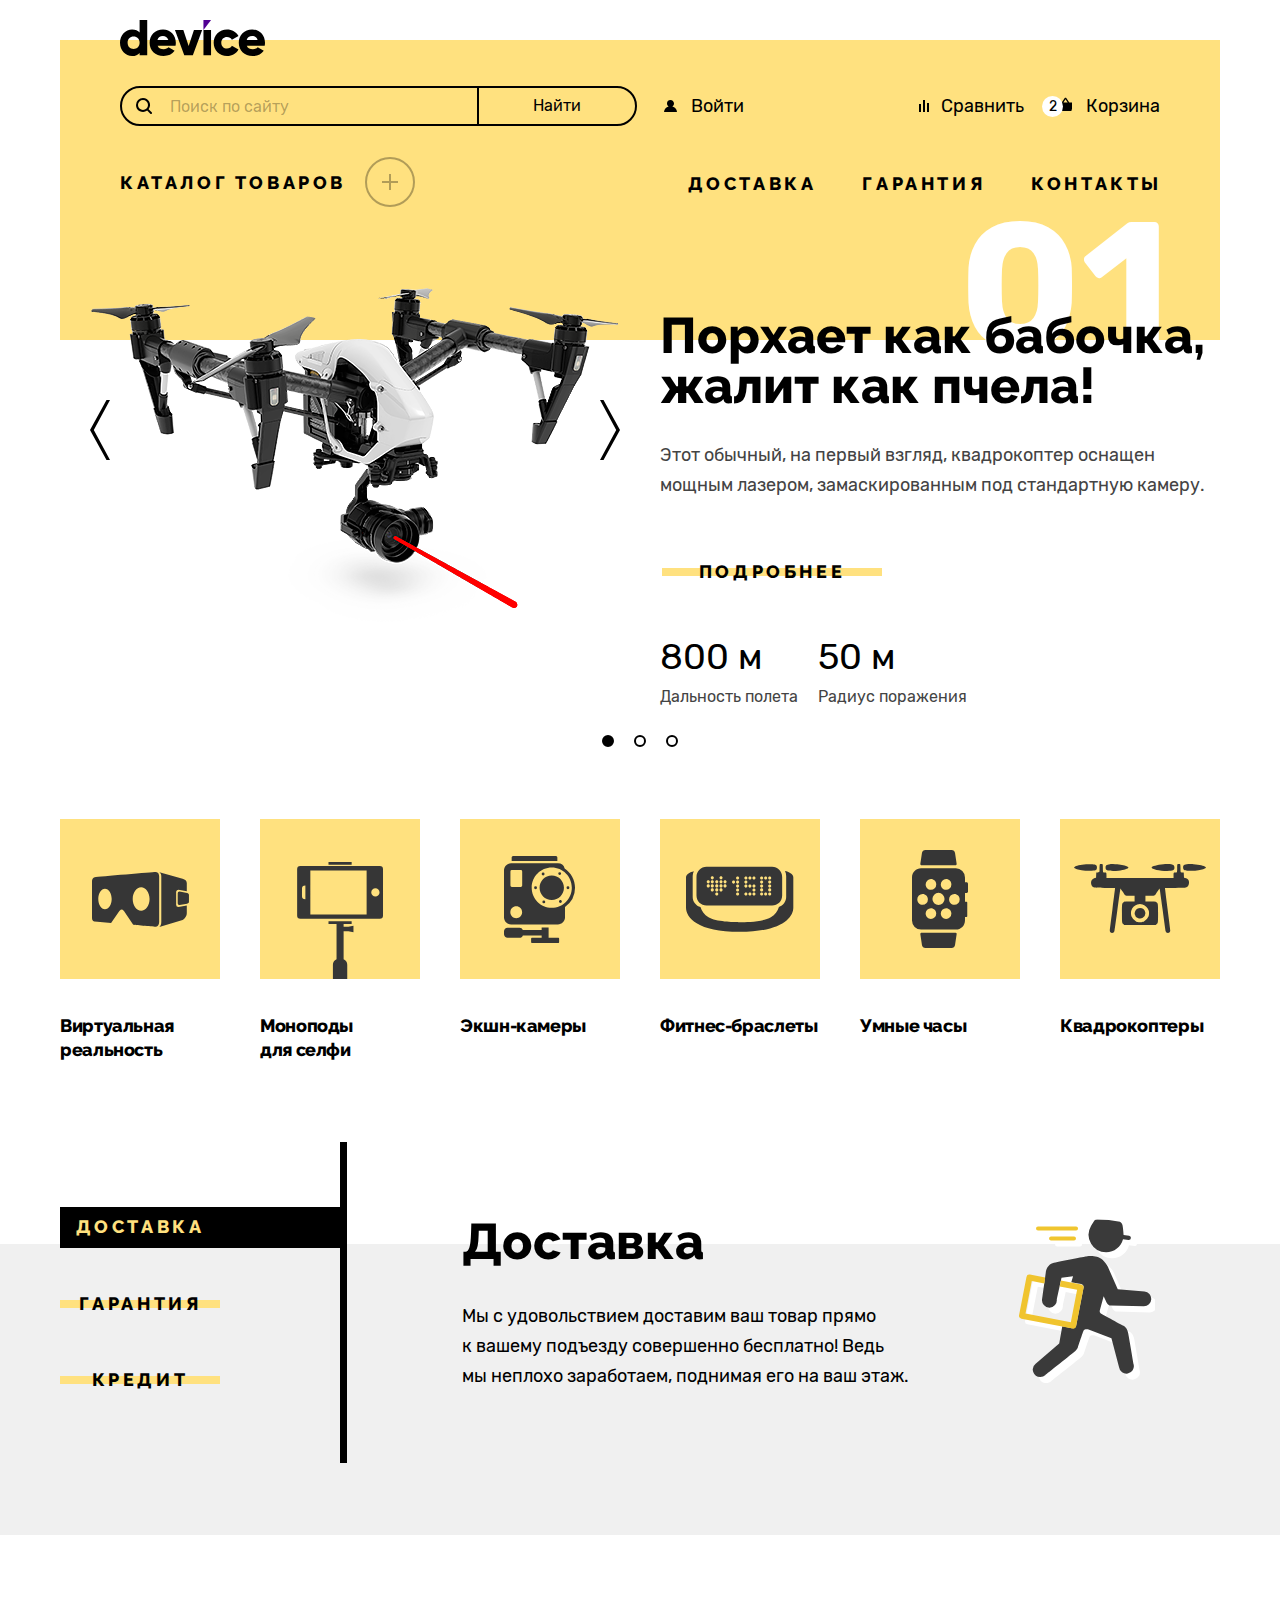
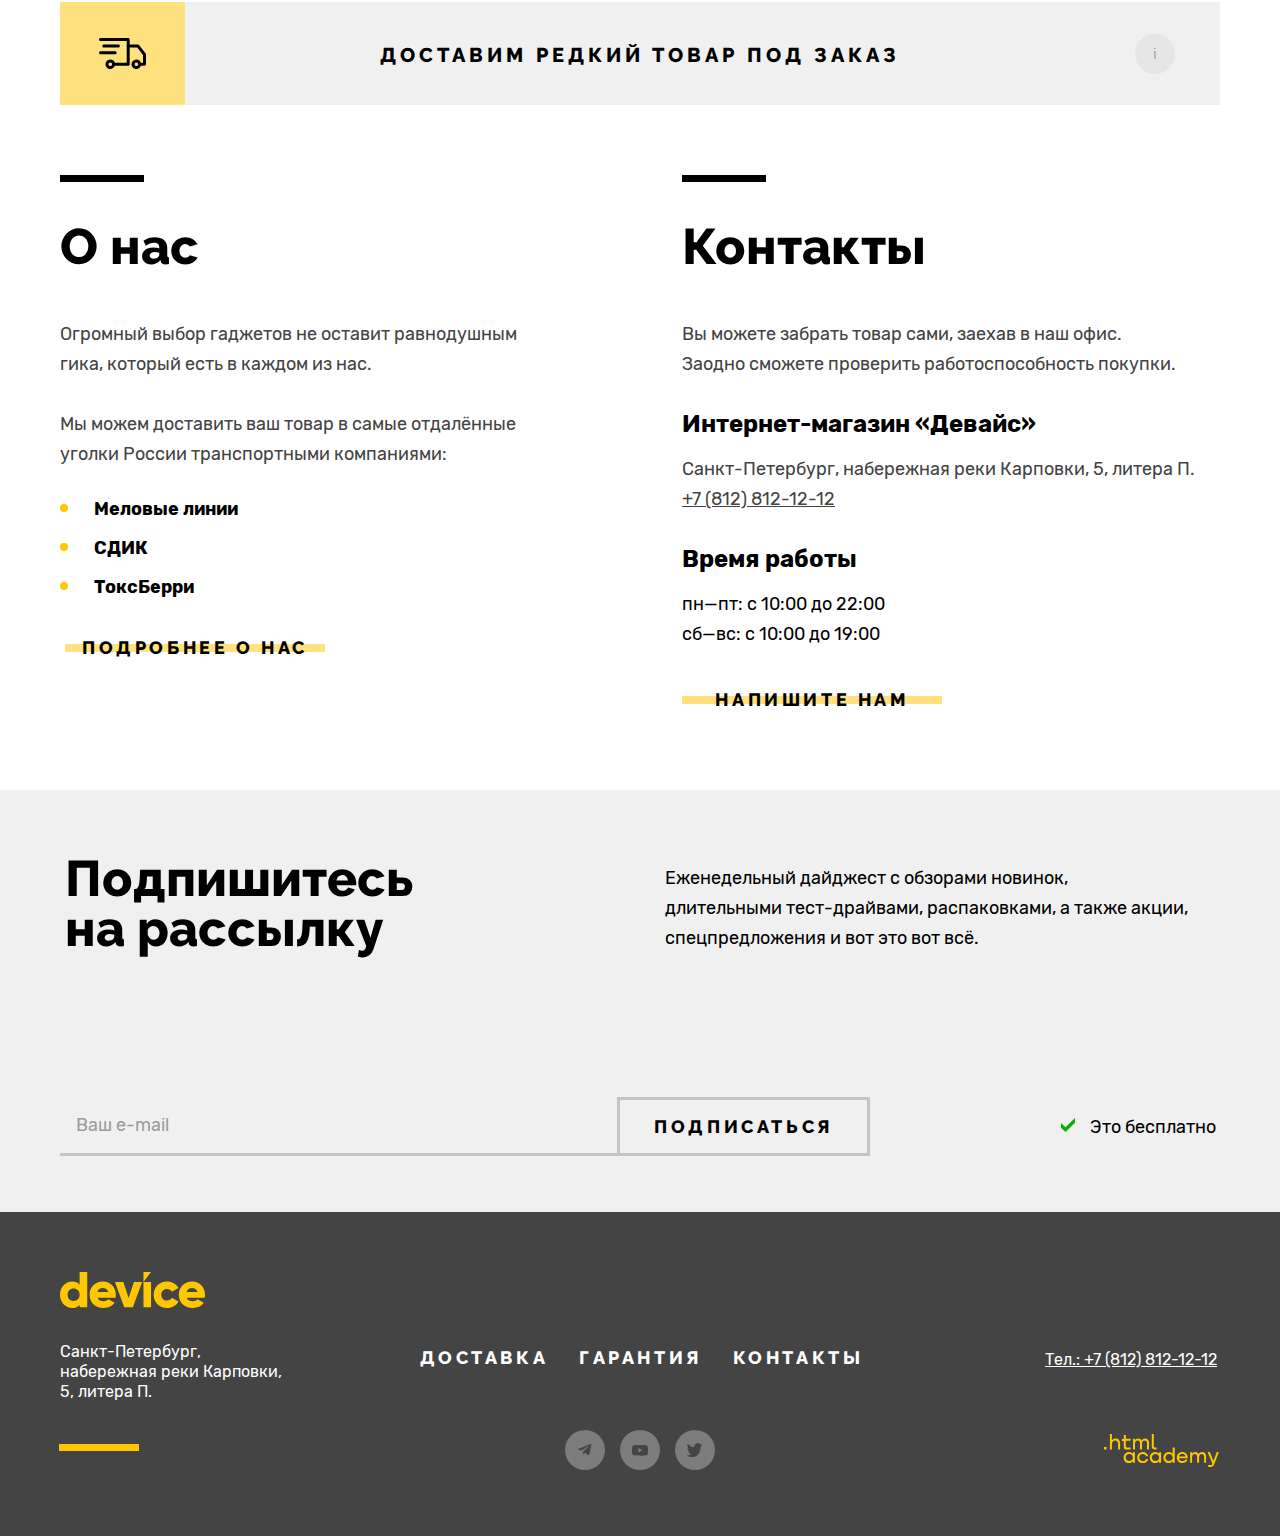
<file: index.html>
<!DOCTYPE html>
<html lang="ru">
  <head>
    <meta charset="UTF-8">
    <meta http-equiv="X-UA-Compatible" content="IE=edge">
    <meta name="viewport" content="width=device-width, initial-scale=1.0">
    <meta name="description" content="HTML Academy: Девайс">
    <title>HTML Academy: Девайс</title>
    <link rel="icon" type="image/png" sizes="32x32" href="images/favicon.png">
    <link rel="stylesheet" href="styles/styles.css">
  </head>
  <body>
    <div class="wrapper">
      <!--шапка сайта-->
      <header class="page-header">
        <h1 class="visually-hidden">Интернет-магазин «Девайс».</h1>
        <nav class="page-navigation">
          <a class="link page-navigation-link-logo" href="#">
            <img class="page-navigation-logo" src="/images/device-logo-header.svg" width="145" height="36" alt="Логотип «Девайс».">
          </a>
          <div class="navigation-user-container">
            <form class="page-search-form" action="https://echo.htmlacademy.ru/" method="post">
              <label class="page-search-label">
                <input class="input-search" type="text" name="search" required placeholder="Поиск по сайту">
                <span class="visually-hidden">Поиск по сайту.</span>
              </label>
              <button class="button page-search-form-button" type="submit">Найти</button>
            </form>
            <div class="page-navigation-list-container">
              <ul class="page-navigation-list-user clear-list">
                <li class="page-navigation-item page-navigation-item-enter">
                  <a class="link page-navigation-link login-button" href="#">Войти</a>
                </li>
              </ul>
              <ul class="page-navigation-list-user page-navigation-list-user-right clear-list">
                <li class="page-navigation-item">
                <a class="link page-navigation-link compare-button" href="#">Сравнить</a>
                </li>
                <li class="page-navigation-item page-navigation-item-basket">
                <a class="link page-navigation-link basket-button" href="#" data-counter="2">Корзина</a>
                <div class="popover popover-cart">
                  <h2 class="visually-hidden">Корзина товаров</h2>
                  <div class="popover-content">
                    <ul class="popover-list clear-list">
                      <li class="popover-item">
                        <a class="link popover-product-container" href="#">
                          <div class="popover-product-image">
                            <img class="product-image" src="/images/products/amateur-selfie-stick.jpg" width= "39" height= "43" alt="Любительская селфи-палка.">
                          </div>
                          <p class="popover-product-name">Любительская селфи-палка</p>
                        </a>
                        <button class="button button-product-delete" type="button">
                          <svg class="product-delete-image" width="10" height="11" viewBox="0 0 10 11" fill="none" xmlns="http://www.w3.org/2000/svg">
                            <path d="M10 1.07584L9.09091 0.166748L5 4.25766L0.909091 0.166748L0 1.07584L4.09091 5.16675L0 9.25766L0.909091 10.1667L5 6.07584L9.09091 10.1667L10 9.25766L5.90909 5.16675L10 1.07584Z" fill="white"/>
                            </svg>
                        </button>
                      </li>
                      <li class="popover-item">
                        <a class="link popover-product-container" href="#">
                          <div class="popover-product-image">
                            <img class="product-image" src="/images/products/professional-selfie-stick.jpg" width= "39" height= "43" alt="Профессиональная селфи-палка .">
                          </div>
                          <p class="popover-product-name">Профессиональная селфи-палка</p>
                        </a>
                        <button class="button button-product-delete" type="button">
                          <svg class="product-delete-image" width="10" height="11" viewBox="0 0 10 11" fill="none" xmlns="http://www.w3.org/2000/svg">
                            <path d="M10 1.07584L9.09091 0.166748L5 4.25766L0.909091 0.166748L0 1.07584L4.09091 5.16675L0 9.25766L0.909091 10.1667L5 6.07584L9.09091 10.1667L10 9.25766L5.90909 5.16675L10 1.07584Z" fill="white"/>
                            </svg>
                        </button>
                      </li>
                    </ul>
                  </div>
                  <div class="popover-result">
                    <p class="result-product">Товаров: 2</p>
                    <p class="result-price">Сумма: 2000 ₽</p>
                  </div>
                  <button class="button popover-open-button" type="button">Открыть корзину</button>
                </div>
                </li>
              </ul>
            </div>
          </div>
          <div class="navigation-product-container">
            <div class="product-catalog-container">
              <button class="button product-catalog-button" type="button">Каталог товаров</button>
              <div class="page-submenu-container">
                <ul class="page-submenu-list clear-list">
                  <li class="page-navigation-item submenu-item">
                    <a class="link page-navigation-link submenu-link" href="#">Виртуальная реальность</a>
                  </li>
                  <li class="page-navigation-item submenu-item">
                    <a class="link page-navigation-link submenu-link" href="catalog.html">Моноподы для cелфи</a>
                  </li>
                  <li class="page-navigation-item submenu-item">
                    <a class="link page-navigation-link submenu-link" href="#">Экшн-камеры</a>
                  </li>
                </ul>
                <ul class="page-submenu-list clear-list">
                  <li class="page-navigation-item submenu-item">
                    <a class="link page-navigation-link submenu-link" href="#">Фитнес-браслеты</a>
                  </li>
                  <li class="page-navigation-item submenu-item">
                    <a class="link page-navigation-link submenu-link" href="#">Умные часы</a>
                  </li>
                </ul>
                <ul class="page-submenu-list clear-list">
                  <li class="page-navigation-item submenu-item">
                    <a class="link page-navigation-link submenu-link submenu-link-position" href="#">Квадрокоптеры</a>
                  </li>
                </ul>
              </div>
            </div>
            <ul class="page-navigation-list clear-list">
              <li class="page-navigation-product-item">
                <!-- Для того чтобы выделить текущий элемент списка, добавь class="active" для ссылки <a class="link page-navigation-link services-link" href="#"> -->
                <a class="link page-navigation-link services-link" href="#">Доставка</a>
              </li>
              <li class="page-navigation-product-item">
                <a class="link page-navigation-link services-link" href="#">Гарантия</a>
              </li>
              <li class="page-navigation-product-item">
                <a class="link page-navigation-link services-link" href="#">Контакты</a>
              </li>
            </ul>
          </div>
        </nav>
      </header>
      <!--основное содержимое-->
      <main class="main-index">
        <section class="slider">
          <h2 class="visually-hidden">Популярные товары.</h2>
          <ol class="slider-list clear-list">
            <!-- Для переключения слайдера, добавь class="slider-item-current" элементу списка ниже, для слайда который нужно отобразить на странице -->
            <li class="slider-item slider-item-current">
              <div class="slider-image-container">
                <img class="slider-image" src="/images/products/slider-quadropter.png" width="560" height="560" alt="Квадрокоптер." >
              </div>
              <div class="slider-description-container">
                <h3 class="slider-description-title">Порхает как бабочка, жалит как пчела!</h3>
                <p class="slider-description">Этот обычный, на первый взгляд, квадрокоптер оснащен мощным лазером, замаскированным под стандартную камеру.</p>
                <button class="button button-detailed button-line" type="button">Подробнее</button>
                <div class="slider-specifications-container">
                  <div class="specifications-container">
                    <b class="specifications-title">800 м</b>
                    <span class="specifications-comment">Дальность полета</span>
                  </div>
                  <div class="specifications-container">
                    <b class="specifications-title">50 м</b>
                    <span class="specifications-comment">Радиус поражения</span>
                  </div>
                </div>
              </div>
            </li>
            <li class="slider-item">
              <div class="slider-image-container">
                <img class="slider-image" src="/images/products/slider-watch.png" width="560" height="560" alt="Фитнес-браслет." >
              </div>
              <div class="slider-description-container">
                <h3 class="slider-description-title">Худеем правильно!</h3>
                <p class="slider-description">Мотивирующие фитнес-браслеты помогут найти в себе силы не пропускать занятия и соблюдать диету.</p>
                <button class="button button-detailed button-line" type="button">Подробнее</button>
                <div class="slider-specifications-container">
                  <div class="specifications-container">
                    <b class="specifications-title">48 часов</b>
                    <span class="specifications-comment">Без подзарядки</span>
                  </div>
                </div>
              </div>
            </li>
            <li class="slider-item">
              <div class="slider-image-container">
                <img class="slider-image" src="/images/products/slider-sticks.png" width="560" height="560" alt="Палки для ходьбы." >
              </div>
              <div class="slider-description-container">
                <h3 class="slider-description-title">Делай селфи, как Бен Стиллер! </h3>
                <p class="slider-description">Самая длинная палка для селфи доступна в нашем магазине. Восемь (Восемь, Карл!) метров длиной и весом всего 5 кг.</p>
                <button class="button button-detailed button-line" type="button">Подробнее</button>
                <div class="slider-specifications-container">
                  <div class="specifications-container">
                    <b class="specifications-title">8,5 м</b>
                    <span class="specifications-comment">Длина палки</span>
                  </div>
                  <div class="specifications-container">
                    <b class="specifications-title">5 кг</b>
                    <span class="specifications-comment">Вес палки</span>
                  </div>
                  <div class="specifications-container">
                    <b class="specifications-title">Карбон</b>
                    <span class="specifications-comment">Материал</span>
                  </div>
                </div>
              </div>
            </li>
          </ol>
          <button class="slider-button slider-prev" type="button">
            <span class="visually-hidden">Предыдущий товар.</span>
          </button>
          <button class="slider-button slider-next" type="button">
            <span class="visually-hidden">Следующий товар.</span>
          </button>
          <ol class="slider-pagination clear-list">
            <li class="slider-pagination-item">
              <button class="slider-pagination-button slider-pagination-button-current" type="button">
                <span class="visually-hidden">1 товар.</span>
              </button>
            </li>
            <li class="slider-pagination-item">
              <button class="slider-pagination-button" type="button">
                <span class="visually-hidden">2 товар.</span>
              </button>
            </li>
            <li class="slider-pagination-item">
              <button class="slider-pagination-button" type="button">
                <span class="visually-hidden">3 товар.</span>
              </button>
            </li>
          </ol>
        </section>
        <section class="catalog-categories">
          <h2 class="visually-hidden">Категории товаров</h2>
          <ul class="catalog-categories-list clear-list">
            <li class="catalog-categories-item virtual-reality">
              <a class="link catalog-categories-link" href="#">Виртуальная<br>реальность</a>
            </li>
            <li class="catalog-categories-item monopods">
              <a class="link catalog-categories-link" href="catalog.html">Моноподы<br>для селфи</a>
            </li>
            <li class="catalog-categories-item camera">
              <a class="link catalog-categories-link" href="#">Экшн-камеры</a>
            </li>
            <li class="catalog-categories-item bracelets">
              <a class="link catalog-categories-link" href="#">Фитнес-браслеты</a>
            </li>
            <li class="catalog-categories-item clock">
              <a class="link catalog-categories-link clock" href="#">Умные часы</a>
            </li>
            <li class="catalog-categories-item copters">
              <a class="link catalog-categories-link" href="#">Квадрокоптеры</a>
            </li>
          </ul>
        </section>
        <section class="services">
          <h2 class="visually-hidden">Предоставляемые услуги.</h2>
          <div class="services-container">
            <div class="services-menu-container">
              <ul class="services-menu-list clear-list">
                <!-- Для того что бы отобразить стили у активной кнопки добавь элементу этого списка class="button-services-current" -->
                <li class="services-menu-item services-menu-item-current">
                  <button class="button button-services button-line button-services-current" type="button">Доставка</button>
                </li>
                <li class="services-menu-item">
                  <button class="button button-services button-line" type="button">Гарантия</button>
                </li>
                <li class="services-menu-item">
                  <button class="button button-services button-line" type="button">Кредит</button>
                </li>
              </ul>
            </div>
            <div class="services-description-container">
              <ul class="services-description-list">
                <!-- Для того что бы отобразить активную карточку сервиса добавь элементу этого списка class="services-description-item-current" -->
                <li class="services-description-item services-description-delivery-item services-description-item-current">
                  <h3 class="services-description-title">Доставка</h3>
                  <p class="services-description-title-comment">Мы с удовольствием доставим ваш товар прямо<br>к вашему подъезду совершенно бесплатно! Ведь<br>мы неплохо заработаем, поднимая его на ваш этаж.</p>
                </li>
                <li class="services-description-item services-description-warranty-item">
                  <h3 class="services-description-title">Гарантия</h3>
                <p class="services-description-title-comment">Если из-за возгорания купленного у нас товара у вас<br>сгорит дом — не переживайте, мы выдадим вам новый.<br>Товар, не дом, конечно же.</p>
                </li>
                <li class="services-description-item services-description-credit-item">
                  <h3 class="services-description-title">Кредит</h3>
                <p class="services-description-title-comment">Залезть в долговую яму стало проще! Кредитные<br>консультанты подберут для вас наиболее выгодные<br>условия кредита. Выгодные для банка, разумеется.</p>
                </li>
              </ul>
            </div>
          </div>
        </section>
        <section class="booking">
          <h2 class="visually-hidden">Кнопка доставки под заказ.</h2>
          <a class="link button booking-button" href="#">Доставим редкий товар под заказ</a>
        </section>
        <section class="information">
          <div class="about-us">
            <h2 class="information-title">О нас</h2>
            <p class="information-comment">Огромный выбор гаджетов не оставит равнодушным<br>гика, который есть в каждом из нас.</p>
            <p class="information-comment">Мы можем доставить ваш товар в самые отдалённые<br>уголки России транспортными компаниями:</p>
            <ul class="about-us-list clear-list">
              <li class="about-us-item">Меловые линии</li>
              <li class="about-us-item">СДИК</li>
              <li class="about-us-item">ТоксБерри</li>
            </ul>
            <a class="link information-button information-button-left button-line" href="#">Подробнее о нас</a>
          </div>
          <div class="contacts">
            <h2 class="information-title">Контакты</h2>
            <p class="information-comment">Вы можете забрать товар сами, заехав в наш офис.<br>Заодно сможете проверить работоспособность покупки.</p>
            <h3 class="information-subtitle">Интернет-магазин «Девайс»</h3>
            <p class="information-comment information-comment-address">Санкт-Петербург, набережная реки Карповки, 5, литера П.</p>
            <a class="information-phone" href="tel:+78128121212">+7 (812) 812-12-12</a>
            <h3 class="information-subtitle">Время работы</h3>
            <p class="working-hours">пн—пт: с 10:00 до 22:00<br>сб—вс: с 10:00 до 19:00</p>
            <a class="link information-button button-line" href="#">Напишите нам</a>
          </div>
        </section>
      </main>
      <!--блок подписки-->
      <div class="background-container">
        <section class="subscription">
          <div class="subscription-description-container">
            <h2 class="subscription-title">Подпишитесь на рассылку</h2>
            <p class="subscription-comment">Еженедельный дайджест с обзорами новинок,<br>длительными тест-драйвами, распаковками, а также акции, спецпредложения и вот это вот всё.</p>
          </div>
          <div class="subscription-form-container">
            <form class="subscription-form" action="https://echo.htmlacademy.ru/" method="post">
              <label class="visually-hidden" for="email">Введите ваш e-mail.</label>
              <input class="input-field" type="email" name="email" id="email" required placeholder="Ваш e-mail">
              <button class="button subscription-form-button" type="submit">Подписаться</button>
            </form>
            <span class="subscription-free">Это бесплатно</span>
          </div>
        </section>
      </div>
      <!--подвал сайта-->
      <footer class="page-footer">
        <div class="page-footer-container">
          <div class="left-container">
            <a class="link page-footer-link-logo" href="#">
              <img class="page-footer-logo" src="/images/device-logo-footer.svg" width="145" height="36" alt="Логотип «Девайс».">
            </a>
            <p class="page-footer-information">Санкт-Петербург, набережная реки Карповки, 5, литера П.</p>
          </div>
          <div class="center-container">
            <ul class="page-footer-list clear-list">
              <li class="page-footer-item">
                <a class="link page-footer-link" href="#">Доставка</a>
              </li>
              <li class="page-footer-item">
                <a class="link page-footer-link" href="#">Гарантия</a>
              </li>
              <li class="page-footer-item">
                <a class="link page-footer-link" href="#">Контакты</a>
              </li>
            </ul>
            <ul class="page-footer-social-list clear-list">
              <li class="page-footer-social-item">
                <a class="link button-social button-social-telegram" href="https://t.me/htmlacademy">
                  <span class="visually-hidden">Телеграм.</span>
                </a>
              </li>
              <li class="page-footer-social-item">
                <a class="link button-social button-social-youtube" href="https://www.youtube.com/user/htmlacademyru">
                  <span class="visually-hidden">Ютуб.</span>
                </a>
              </li>
              <li class="page-footer-social-item">
                <a class="link button-social button-social-twitter" href="https://twitter.com/htmlacademy_ru">
                  <span class="visually-hidden">Твиттер.</span>
                </a>
              </li>
            </ul>
          </div>
          <div class="right-container">
            <div class="contacts-container">
              <a class="link contacts-phone" href="tel:+78128121212">Тел.: +7 (812) 812-12-12</a>
            </div>
            <div class="website-container">
              <a class="link website-link" href="https://htmlacademy.ru/">
                <svg xmlns="http://www.w3.org/2000/svg" width="115" height="33" fill="currentColor" viewBox="0 0 115 33"><path fill="currentColor" d="M0 12.9v2.6h2.5v-2.6H0ZM11.6 4.5c-1.6 0-2.8.7-3.6 1.7h-.1V0h-2v15.5h2v-5.3c0-2.1 1.3-3.6 3.3-3.6 1.8 0 2.9 1.4 2.9 3.2v5.7h2V9.4c.1-3-1.8-4.9-4.5-4.9ZM26.6 4.8h-4.8V1.1h-2v3.8h-1.9v2h1.9v6c0 1.7 1 2.7 2.7 2.7h4.1v-2h-3.7c-.7 0-1.1-.4-1.1-1.1V6.8h4.8v-2ZM41.1 4.6c-1.6 0-2.9.8-3.5 2.1h-.1c-.6-1.2-1.8-2.1-3.4-2.1-1.4 0-2.5.8-3.1 1.8h-.1V4.8H29v10.6h2V10c0-2 1-3.5 2.6-3.5 1.5 0 2.4 1 2.4 2.6v6.3h2V9.8c0-2.4 1.4-3.3 2.6-3.3 1.5 0 2.4 1 2.4 2.6v6.3h2V8.9c.1-2.5-1.4-4.3-3.9-4.3ZM47.8 12.7c0 1.7 1 2.7 2.8 2.7h2v-2h-1.7c-.7 0-1.1-.4-1.1-1.1V0h-2v12.7ZM28.9 19.7c-.9-1.1-2.2-1.8-3.9-1.8-3.1 0-5.4 2.3-5.4 5.6s2.3 5.6 5.4 5.6c1.8 0 3-.8 3.8-1.9h.1v1.6h2V18.2h-2v1.5Zm-3.6 7.4c-2.2 0-3.6-1.6-3.6-3.6s1.4-3.6 3.6-3.6 3.6 1.6 3.6 3.6c0 1.9-1.4 3.6-3.6 3.6ZM44.2 22c-.5-2.4-2.6-4.1-5.4-4.1a5.4 5.4 0 0 0-5.6 5.6c0 3.1 2.2 5.6 5.6 5.6 2.8 0 4.9-1.8 5.4-4.2h-2.1a3.4 3.4 0 0 1-3.3 2.3c-2.2 0-3.6-1.6-3.6-3.6s1.4-3.6 3.6-3.6c1.6 0 2.8 1 3.3 2.2h2.1V22ZM55.1 19.7c-.9-1.1-2.2-1.8-3.9-1.8-3.1 0-5.4 2.3-5.4 5.6s2.3 5.6 5.4 5.6c1.8 0 3-.8 3.8-1.9h.1v1.6h2V18.2h-2v1.5Zm-3.6 7.4c-2.2 0-3.6-1.6-3.6-3.6s1.4-3.6 3.6-3.6 3.6 1.6 3.6 3.6c0 1.9-1.5 3.6-3.6 3.6ZM68.7 19.8c-.9-1.1-2.2-1.9-3.9-1.9-3.1 0-5.4 2.3-5.4 5.6s2.2 5.6 5.4 5.6c1.7 0 3-.8 3.8-1.8h.1v1.5h2V13.4h-2v6.4Zm-3.6 7.3c-2.2 0-3.6-1.6-3.6-3.6s1.4-3.6 3.6-3.6 3.6 1.6 3.6 3.6c-.1 2-1.5 3.6-3.6 3.6ZM78.3 17.9c-3.3 0-5.5 2.5-5.5 5.6 0 3 2.1 5.6 5.5 5.6 2.5 0 4.5-1.3 5.2-3.6h-2.1c-.5 1-1.6 1.6-3 1.6-1.9 0-3.3-1.3-3.4-2.9h8.8c.2-3.6-2-6.3-5.5-6.3Zm0 1.9c1.7 0 3 1 3.3 2.6h-6.5c.3-1.5 1.5-2.6 3.2-2.6ZM98.2 17.9c-1.6 0-2.9.8-3.6 2h-.1c-.6-1.2-1.8-2-3.4-2-1.4 0-2.5.7-3.1 1.8v-1.5h-1.9v10.6h2v-5.4c0-2 1-3.4 2.6-3.5 1.5 0 2.4 1 2.4 2.6v6.3h2v-5.6c0-2.4 1.4-3.3 2.6-3.3 1.5 0 2.4 1 2.4 2.6v6.3h2v-6.5c.1-2.6-1.4-4.4-3.9-4.4ZM109.4 27l-3.6-8.9h-2.2l4.8 11.6c-.3.9-.7 1.2-1.7 1.2h-2.5v2h2.5c1.8 0 2.8-.8 3.5-2.6l4.7-12.2h-2.1l-3.4 8.9Z"/></svg>
                <span class="visually-hidden">Логотип HTML Academy.</span>
              </a>
            </div>
          </div>
        </div>
      </footer>
      <!--модальное окно-->
      <div class="modal-container modal-container-close">
        <!-- Для того что бы модальное окно открылось удали class="modal-container-close" у <div class="modal-container modal-container-close"> -->
        <div class="modal modal-delivery">
          <div class="modal-content-container">
            <button class="modal-close-button" type="button">
              <svg xmlns="http://www.w3.org/2000/svg" width="26" height="26" fill="currentColor" viewBox="0 0 26 26"><g clip-path="url(#a)"><path fill="#000" d="M26 2.36 23.64 0 13 10.64 2.36 0 0 2.36 10.64 13 0 23.64 2.36 26 13 15.36 23.64 26 26 23.64 15.36 13 26 2.36Z"/></g><defs><clipPath id="a"><path fill="#fff" d="M0 0h26v26H0z"/></clipPath></defs></svg>
              <span class="visually-hidden">Закрыть</span>
            </button>
            <h2 class="modal-title">Доставка под заказ</h2>
            <form class="auth-form" action="https://echo.htmlacademy.ru/" method="post">
              <div class="modal-form-container">
                <div class="frame-text-input frame-username-input">
                  <label class="text-input" for="username">Ваше имя:</label>
                  <input class="control-modal-input input-image-username" type="text" id="username" name="username" required placeholder="Введите имя">
                  <span class="input-comment">Добавьте имя</span>
                </div>
                <div class="frame-text-input frame-e-mail-input">
                  <label class="text-input" for="e-mail">Ваш e-mail:</label>
                  <input class="control-modal-input input-image-e-mail" type="email" id="e-mail" name="e-mail" required placeholder="Введите почту">
                  <!-- Для того что бы input отобразился в состоянии ошибки добавь class="input-error" для input -->
                  <span class="input-comment">Забавный у вас адрес</span>
                  <!-- Для того что бы span(подпись у input) отобразился в состоянии ошибки добавь class="input-comment-error" для span(подпись у input) -->
                </div>
              </div>
              <div class="modal-form-container">
                <div class="frame-text-input">
                  <label class="text-input" for="comment">Что нужно привезти:</label>
                  <input class="control-modal-input control-modal-input-comment" type="text" id="comment" required name="comment" placeholder="В свободной форме">
                </div>
                <div class="frame-number-input frame-number-input-info">
                  <span class="form-label">
                    <label class="text-input" for="quantity">Количество:</label>
                    <span class="tooltip">
                      <button class="button-tooltip" type="button" aria-labelledby="tooltip-label">i</button>
                      <span class="tooltip-text" role="tooltip" id="tooltip-label">Постараемся найти, сколько нужно. Привезём сколько получится по требованиям к провозу багажа.</span>
                    </span>
                  </span>
                  <div class="area-input">
                    <button class="button-plus-minus button-minus" type="button">
                      <svg width="16" height="3" viewBox="0 0 16 3" xmlns="http://www.w3.org/2000/svg">
                        <path d="M16 0.786987H0V2.78699H16V0.786987Z" fill="currentColor"/>
                        </svg>
                      <span class="visually-hidden">Минус</span>
                    </button>
                    <input class="control-modal-input input-number" type="number" id="quantity" required name="quantity" placeholder="1">
                    <button class="button-plus-minus button-plus" type="button">
                      <svg xmlns="http://www.w3.org/2000/svg" width="16" height="16" viewBox="0 0 16 16"><g clip-path="url(#a)"><path d="M16 7H9V0H7v7H0v2h7v7h2V9h7V7Z"/></g><defs><clipPath></clipPath><path fill="currentColor" d="M0 0h16v16H0z"/></defs></svg>
                      <span class="visually-hidden">Плюс</span>
                    </button>
                  </div>
                </div>
              </div>
              <button class="button modal-button button-line-modal" type="submit">Отправить</button>
            </form>
          </div>
        </div>
      </div>
    </div>
  </body>
</html>
</file>
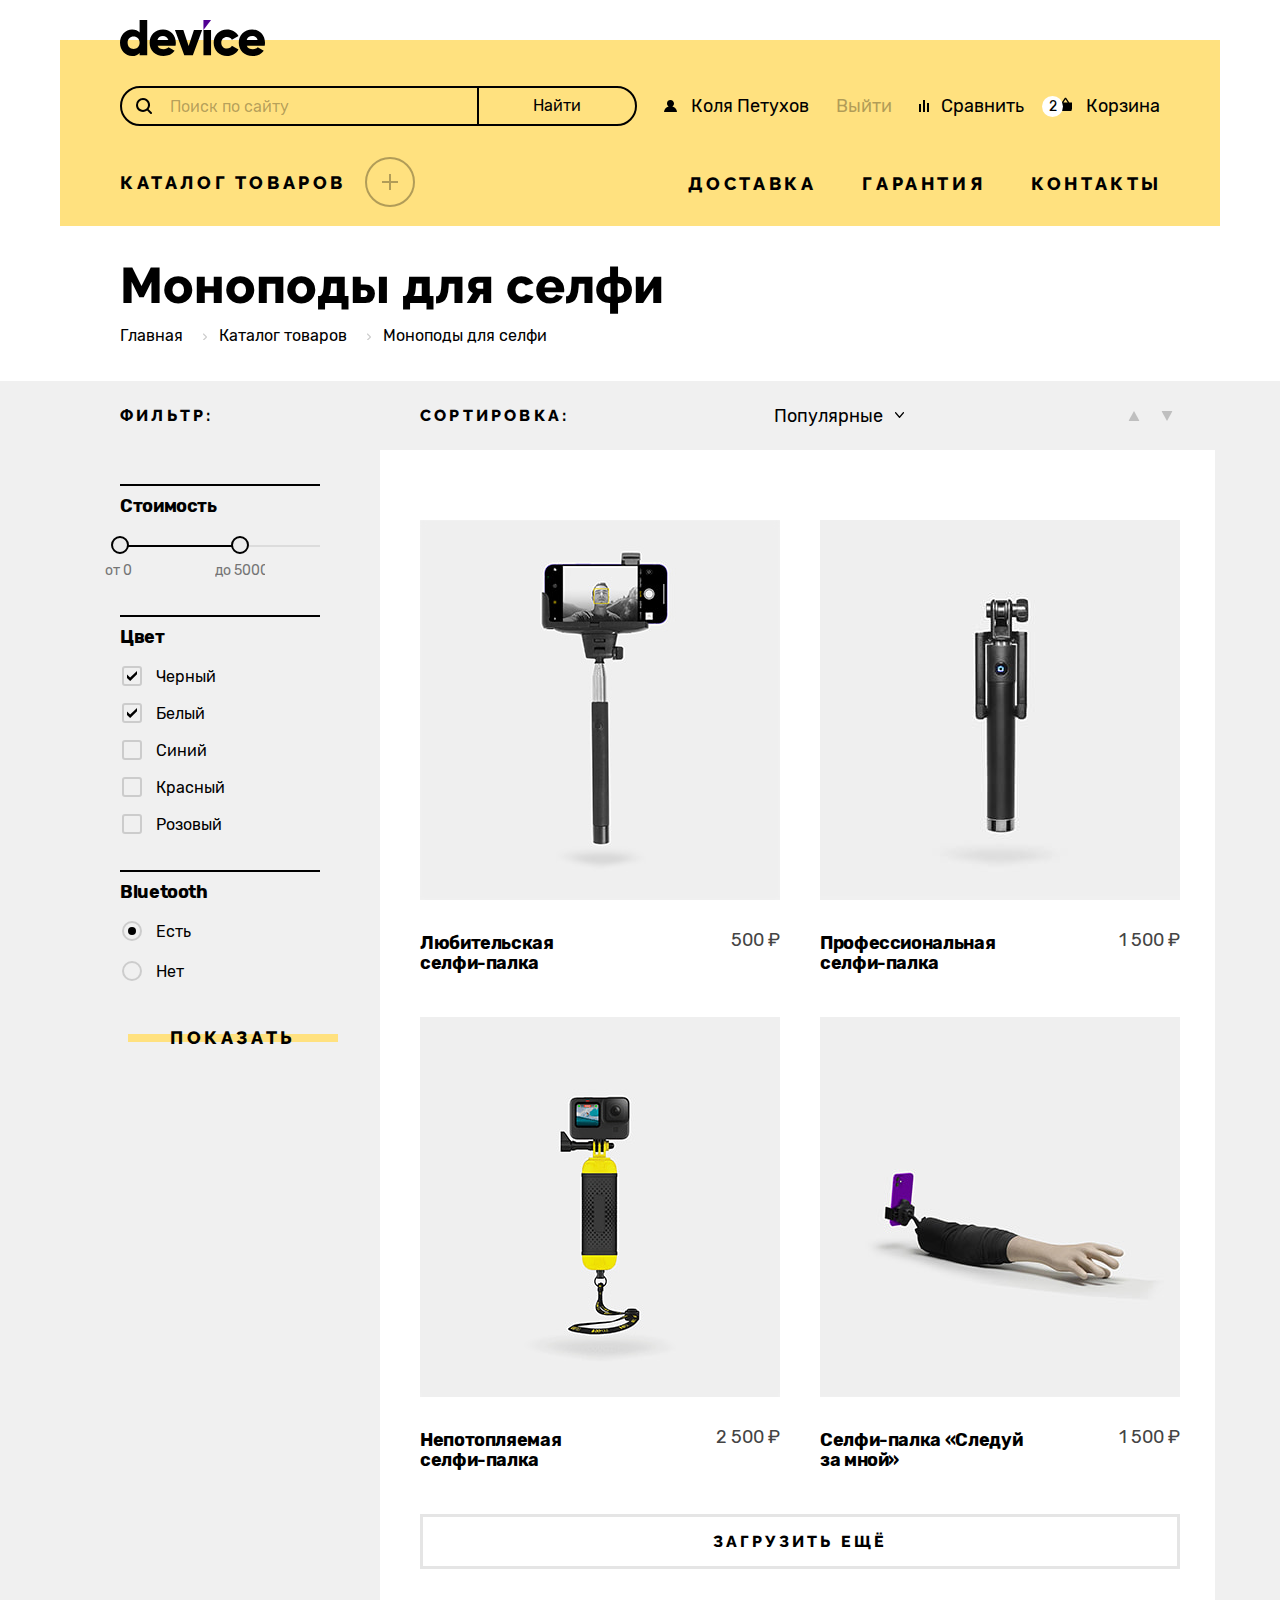
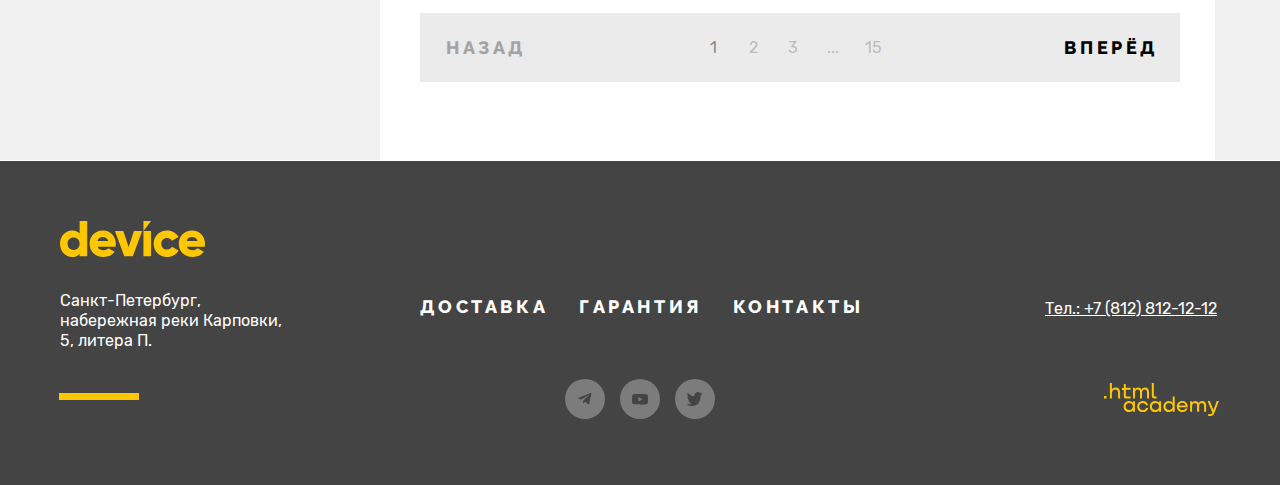
<file: catalog.html>
<!DOCTYPE html>
<html lang="ru">
  <head>
    <meta charset="UTF-8">
    <meta http-equiv="X-UA-Compatible" content="IE=edge">
    <meta name="viewport" content="width=device-width, initial-scale=1.0">
    <meta name="description" content="HTML Academy: Девайс">
    <title>HTML Academy: Девайс</title>
    <link rel="icon" type="image/png" sizes="32x32" href="images/favicon.png">
    <link rel="stylesheet" href="styles/styles.css">
  </head>
  <body>
    <div class="wrapper">
      <!--шапка сайта-->
      <header class="page-header">
        <nav class="page-navigation page-navigation-catalog">
          <a class="link page-navigation-link-logo" href="index.html">
            <img class="page-navigation-logo" src="/images/device-logo-header.svg" width="145" height="36" alt="Логотип «Девайс».">
          </a>
          <div class="navigation-user-container">
            <form class="page-search-form" action="https://echo.htmlacademy.ru/" method="post">
              <label class="page-search-label">
                <input class="input-search" type="text" name="search" required placeholder="Поиск по сайту">
                <span class="visually-hidden">Поиск по сайту.</span>
              </label>
              <button class="button page-search-form-button" type="submit">Найти</button>
            </form>
            <ul class="page-navigation-list-user clear-list">
              <li class="page-navigation-item page-navigation-item-enter">
              <a class="link page-navigation-link login-button" href="#">Коля Петухов</a>
              </li>
              <li class="page-navigation-item page-navigation-item-exit">
              <a class="link page-navigation-link exit-button" href="#">Выйти</a>
              </li>
            </ul>
            <ul class="page-navigation-list-user page-navigation-list-user-right clear-list">
              <li class="page-navigation-item">
              <a class="link page-navigation-link compare-button" href="#">Сравнить</a>
              </li>
              <li class="page-navigation-item page-navigation-item-basket">
              <a class="link page-navigation-link basket-button" href="#" data-counter="2">Корзина</a>
              <div class="popover popover-cart">
                <h2 class="visually-hidden">Корзина товаров</h2>
                <div class="popover-content">
                  <ul class="popover-list clear-list">
                    <li class="popover-item">
                      <a class="link popover-product-container" href="#">
                        <div class="popover-product-image">
                          <img class="product-image" src="/images/products/amateur-selfie-stick.jpg" width= "39" height= "43" alt="Любительская селфи-палка.">
                        </div>
                        <p class="popover-product-name">Любительская селфи-палка</p>
                      </a>
                      <button class="button button-product-delete" type="button">
                        <svg class="product-delete-image" width="10" height="11" viewBox="0 0 10 11" fill="none" xmlns="http://www.w3.org/2000/svg">
                          <path d="M10 1.07584L9.09091 0.166748L5 4.25766L0.909091 0.166748L0 1.07584L4.09091 5.16675L0 9.25766L0.909091 10.1667L5 6.07584L9.09091 10.1667L10 9.25766L5.90909 5.16675L10 1.07584Z" fill="white"/>
                          </svg>
                      </button>
                    </li>
                    <li class="popover-item">
                      <a class="link popover-product-container" href="#">
                        <div class="popover-product-image">
                          <img class="product-image" src="/images/products/professional-selfie-stick.jpg" width= "39" height= "43" alt="Профессиональная селфи-палка.">
                        </div>
                        <p class="popover-product-name">Профессиональная селфи-палка</p>
                      </a>
                      <button class="button button-product-delete" type="button">
                        <svg width="10" height="11" viewBox="0 0 10 11" fill="none" xmlns="http://www.w3.org/2000/svg">
                          <path d="M10 1.07584L9.09091 0.166748L5 4.25766L0.909091 0.166748L0 1.07584L4.09091 5.16675L0 9.25766L0.909091 10.1667L5 6.07584L9.09091 10.1667L10 9.25766L5.90909 5.16675L10 1.07584Z" fill="white"/>
                          </svg>
                      </button>
                    </li>
                  </ul>
                </div>
                <div class="popover-result">
                  <p class="result-product">Товаров: 2</p>
                  <p class="result-price">Сумма: 2000 ₽</p>
                </div>
                <button class="button popover-open-button" type="button">Открыть корзину</button>
              </div>
              </li>
            </ul>
          </div>
          <div class="navigation-product-container">
            <div class="product-catalog-container">
              <button class="button product-catalog-button" type="button">Каталог товаров</button>
              <div class="page-submenu-container">
                <ul class="page-submenu-list clear-list">
                  <li class="page-navigation-item submenu-item">
                    <a class="link page-navigation-link submenu-link" href="#">Виртуальная реальность</a>
                  </li>
                  <li class="page-navigation-item submenu-item">
                    <a class="link page-navigation-link submenu-link submenu-active" href="catalog.html">Моноподы для cелфи</a>
                  </li>
                  <li class="page-navigation-item submenu-item">
                    <a class="link page-navigation-link submenu-link" href="#">Экшн-камеры</a>
                  </li>
                </ul>
                <ul class="page-submenu-list clear-list">
                  <li class="page-navigation-item submenu-item">
                    <a class="link page-navigation-link submenu-link" href="#">Фитнес-браслеты</a>
                  </li>
                  <li class="page-navigation-item submenu-item">
                    <a class="link page-navigation-link submenu-link" href="#">Умные часы</a>
                  </li>
                </ul>
                <ul class="page-submenu-list clear-list">
                  <li class="page-navigation-item submenu-item">
                    <a class="link page-navigation-link submenu-link submenu-link-position" href="#">Квадрокоптеры</a>
                  </li>
                </ul>
              </div>
            </div>
            <ul class="page-navigation-list clear-list">
              <li class="page-navigation-product-item">
                <a class="link page-navigation-link services-link" href="#">Доставка</a>
              </li>
              <li class="page-navigation-product-item">
                <a class="link page-navigation-link services-link" href="#">Гарантия</a>
              </li>
              <li class="page-navigation-product-item">
                <a class="link page-navigation-link services-link" href="#">Контакты</a>
              </li>
            </ul>
          </div>
        </nav>
      </header>
      <!--основное содержимое-->
      <main class="main-inner">
        <header class="inner-header">
          <h1 class="inner-header-title">Моноподы для селфи</h1>
          <ul class="breadcrumbs clear-list">
            <li class="breadcrumbs-item">
              <a class="link breadcrumbs-link" href="index.html">Главная</a>
            </li>
            <li class="breadcrumbs-item">
              <a class="link breadcrumbs-link" href="#">Каталог товаров</a>
            </li>
            <li class="breadcrumbs-item">
              <a class="link breadcrumbs-link breadcrumbs-link-current" href="#">Моноподы для селфи</a>
            </li>
          </ul>
        </header>
        <div class="background-container background-container-catalog">
          <div class="position-container">
            <section class="filter-products">
              <h2 class="filter-products-title">фильтр:</h2>
              <form class="filter" action="https://echo.htmlacademy.ru/" method="get">
                <fieldset class="filter-products-group filter-container filter-container-range-scale">
                  <legend class="filter-title">Стоимость</legend>
                  <div class="range-scale filter-container">
                    <div class="range-scale-container range-scale-container-from">
                      <button type="button" class="range-toggle">
                        <span class="visually-hidden">Изменить минимальную цену.</span>
                      </button>
                      <label>
                        <input class="range-scale-input range-scale-input-from" type="text" required name="price-from" placeholder="от 0">
                        <span class="visually-hidden">Изменить минимальную цену.</span>
                      </label>
                    </div>
                    <div class="range-scale-container range-scale-container-to">
                      <button type="button" class="range-toggle">
                        <span class="visually-hidden">Изменить максимальную цену.</span>
                      </button>
                      <label>
                        <input class="range-scale-input range-scale-input-to" type="text" required name="price-to" placeholder="до 5000">
                        <span class="visually-hidden">Изменить максимальную цену.</span>
                      </label>
                    </div>
                  </div>
                </fieldset>
                <fieldset class="filter-products-group filter-container">
                  <legend class="filter-title">Цвет</legend>
                  <ul class="filter-products-list clear-list">
                    <li class="filter-products-item">
                      <label class="control">
                        <input class="visually-hidden control-input" type="checkbox" name="color" value="black" checked>
                        <span class="control-mark-checkbox"></span>
                        <span class="control-text">Черный</span>
                      </label>
                    </li>
                    <li class="filter-products-item">
                      <label class="control">
                        <input class="visually-hidden control-input" type="checkbox" name="color" value="white" checked>
                        <span class="control-mark-checkbox"></span>
                        <span class="control-text">Белый</span>
                      </label>
                    </li>
                    <li class="filter-products-item">
                      <label class="control">
                        <input class="visually-hidden control-input" type="checkbox" name="color" value="blue">
                        <span class="control-mark-checkbox"></span>
                        <span class="control-text">Синий</span>
                      </label>
                    </li>
                    <li class="filter-products-item">
                      <label class="control">
                        <input class="visually-hidden control-input" type="checkbox" name="color" value="red">
                        <span class="control-mark-checkbox"></span>
                        <span class="control-text">Красный</span>
                      </label>
                    </li>
                    <li class="filter-products-item">
                      <label class="control">
                        <input class="visually-hidden control-input" type="checkbox" name="color" value="pink">
                        <span class="control-mark-checkbox"></span>
                        <span class="control-text">Розовый</span>
                      </label>
                    </li>
                  </ul>
                </fieldset>
                <fieldset class="filter-products-group filter-container filter-container-bluetooth">
                  <legend class="filter-title filter-title-bluetooth">Bluetooth</legend>
                  <ul class="filter-products-list clear-list">
                    <li class="filter-products-item filter-products-item-bluetooth">
                      <label class="control">
                        <input class="visually-hidden control-input" type="radio" name="bluetooth" value="yes" checked>
                        <span class="control-mark-radio"></span>
                        <span class="control-text">Есть</span>
                      </label>
                    </li>
                    <li class="filter-products-item filter-products-item-bluetooth">
                      <label class="control">
                        <input class="visually-hidden control-input" type="radio" name="bluetooth" value="no">
                        <span class="control-mark-outline control-mark-radio"></span>
                        <span class="control-text">Нет</span>
                      </label>
                    </li>
                  </ul>
                </fieldset>
                <button class="button button-line filter-products-button" type="submit">Показать</button>
              </form>
            </section>
            <section class="content-catalog">
              <div class="sorting-container">
                <h2 class="sorting-container-title">сортировка:</h2>
                <select class="select-control" aria-label="Сортировка">
                  <option value="popular">Популярные</option>
                  <option value="new">Новые</option>
                  <option value="expensive">Дорогие</option>
                  <option value="cheap">Дешевые</option>
                </select>
                <div class="sorting-button-container">
                  <button type="button" class="button sorting-button">
                    <span class="visually-hidden">Вверх.</span>
                  </button>
                  <button type="button" class="button sorting-button">
                    <span class="visually-hidden">Вниз.</span>
                  </button>
                </div>
              </div>
              <div class="background-cards-container">
                <div class="product-cards-container">
                  <!-- Для того что бы на карточке товара появилась метка "NEW" добавь class="new" для ссылки <a class="link product-card-link" href="#"> -->
                  <ul class="product-cards clear-list">
                    <li class="product-card">
                      <a class="link product-card-link" href="#">
                        <div class="product-card-container">
                          <div class="product-card-image-container">
                            <img class="product-card-image" src="/images/products/amateur-selfie-stick.jpg" width="360" height="380" alt="Любительская селфи-палка.">
                          </div>
                          <div class="product-content-container">
                            <h3 class="product-card-title">Любительская<br>селфи-палка</h3>
                            <p class="product-card-price">500 ₽</p>
                          </div>
                        </div>
                      </a>
                    </li>
                    <li class="product-card">
                      <a class="link product-card-link" href="#">
                        <div class="product-card-container">
                          <div class="product-card-image-container">
                            <img class="product-card-image" src="/images/products/professional-selfie-stick.jpg" width="360" height="380" alt="Профессиональная селфи-палка.">
                          </div>
                          <div class="product-content-container">
                            <h3 class="product-card-title">Профессиональная<br>селфи-палка</h3>
                            <p class="product-card-price">1 500 ₽</p>
                          </div>
                        </div>
                      </a>
                    </li>
                    <li class="product-card">
                      <a class="link product-card-link" href="#">
                        <div class="product-card-container">
                          <div class="product-card-image-container">
                            <img class="product-card-image" src="/images/products/unsinkable-selfie-stick.jpg" width="360" height="380" alt="Непотопляемая селфи-палка.">
                          </div>
                          <div class="product-content-container">
                            <h3 class="product-card-title">Непотопляемая<br>селфи-палка</h3>
                            <p class="product-card-price">2 500 ₽</p>
                          </div>
                        </div>
                      </a>
                    </li>
                    <li class="product-card">
                      <a class="link product-card-link" href="#">
                        <div class="product-card-container">
                          <div class="product-card-image-container">
                            <img class="product-card-image" src="/images/products/selfie-stick-follow-me.jpg" width="360" height="380" alt="Селфи-палка «Следуй за мной».">
                          </div>
                          <div class="product-content-container">
                            <h3 class="product-card-title">Селфи-палка «Следуй<br>за мной»</h3>
                            <p class="product-card-price">1 500 ₽</p>
                          </div>
                        </div>
                      </a>
                    </li>
                  </ul>
                  <button type="button" class="button loading-button">Загрузить ещё</button>
                </div>
                <div class="pagination-container">
                  <a class="link pagination-link pagination-button pagination-button-left pagination-link-current" href="#">Назад</a>
                  <ol class="pagination clear-list">
                    <li class="pagination-item">
                      <a class="link pagination-link-item pagination-link-item-current" href="#">1</a>
                    </li>
                    <li class="pagination-item">
                      <a class="link pagination-link-item pagination-link-item-active" href="#">2</a>
                    </li>
                    <li class="pagination-item">
                      <a class="link pagination-link-item pagination-link-item-active" href="#">3</a>
                    </li>
                    <li class="pagination-item">
                      <span class="pagination-link-item pagination-link-item-unwrap">...</span>
                    </li>
                    <li class="pagination-item">
                      <a class="link pagination-link-item pagination-link-item-active" href="#">15</a>
                    </li>
                  </ol>
                  <a class="link pagination-link pagination-button pagination-button-right" href="#">Вперёд</a>
                </div>
              </div>
            </section>
          </div>
        </div>
      </main>
      <!--подвал сайта-->
      <footer class="page-footer">
        <div class="page-footer-container">
          <div class="left-container">
            <a class="link page-footer-link-logo" href="#">
              <img class="page-footer-logo" src="/images/device-logo-footer.svg" width="145" height="36" alt="Логотип «Девайс».">
            </a>
            <p class="page-footer-information">Санкт-Петербург, набережная реки Карповки, 5, литера П.</p>
          </div>
          <div class="center-container">
            <ul class="page-footer-list clear-list">
              <li class="page-footer-item">
                <a class="link page-footer-link" href="#">Доставка</a>
              </li>
              <li class="page-footer-item">
                <a class="link page-footer-link" href="#">Гарантия</a>
              </li>
              <li class="page-footer-item">
                <a class="link page-footer-link" href="#">Контакты</a>
              </li>
            </ul>
            <ul class="page-footer-social-list clear-list">
              <li class="page-footer-social-item">
                <a class="link button-social button-social-telegram" href="https://t.me/htmlacademy">
                  <span class="visually-hidden">Телеграм.</span>
                </a>
              </li>
              <li class="page-footer-social-item">
                <a class="link button-social button-social-youtube" href="https://www.youtube.com/user/htmlacademyru">
                  <span class="visually-hidden">Ютуб.</span>
                </a>
              </li>
              <li class="page-footer-social-item">
                <a class="link button-social button-social-twitter" href="https://twitter.com/htmlacademy_ru">
                  <span class="visually-hidden">Твиттер.</span>
                </a>
              </li>
            </ul>
          </div>
          <div class="right-container">
            <div class="contacts-container">
              <a class="link contacts-phone" href="tel:+78128121212">Тел.: +7 (812) 812-12-12</a>
            </div>
            <div class="website-container">
              <a class="link website-link" href="https://htmlacademy.ru/">
                <svg xmlns="http://www.w3.org/2000/svg" width="115" height="33" fill="currentColor" viewBox="0 0 115 33"><path fill="currentColor" d="M0 12.9v2.6h2.5v-2.6H0ZM11.6 4.5c-1.6 0-2.8.7-3.6 1.7h-.1V0h-2v15.5h2v-5.3c0-2.1 1.3-3.6 3.3-3.6 1.8 0 2.9 1.4 2.9 3.2v5.7h2V9.4c.1-3-1.8-4.9-4.5-4.9ZM26.6 4.8h-4.8V1.1h-2v3.8h-1.9v2h1.9v6c0 1.7 1 2.7 2.7 2.7h4.1v-2h-3.7c-.7 0-1.1-.4-1.1-1.1V6.8h4.8v-2ZM41.1 4.6c-1.6 0-2.9.8-3.5 2.1h-.1c-.6-1.2-1.8-2.1-3.4-2.1-1.4 0-2.5.8-3.1 1.8h-.1V4.8H29v10.6h2V10c0-2 1-3.5 2.6-3.5 1.5 0 2.4 1 2.4 2.6v6.3h2V9.8c0-2.4 1.4-3.3 2.6-3.3 1.5 0 2.4 1 2.4 2.6v6.3h2V8.9c.1-2.5-1.4-4.3-3.9-4.3ZM47.8 12.7c0 1.7 1 2.7 2.8 2.7h2v-2h-1.7c-.7 0-1.1-.4-1.1-1.1V0h-2v12.7ZM28.9 19.7c-.9-1.1-2.2-1.8-3.9-1.8-3.1 0-5.4 2.3-5.4 5.6s2.3 5.6 5.4 5.6c1.8 0 3-.8 3.8-1.9h.1v1.6h2V18.2h-2v1.5Zm-3.6 7.4c-2.2 0-3.6-1.6-3.6-3.6s1.4-3.6 3.6-3.6 3.6 1.6 3.6 3.6c0 1.9-1.4 3.6-3.6 3.6ZM44.2 22c-.5-2.4-2.6-4.1-5.4-4.1a5.4 5.4 0 0 0-5.6 5.6c0 3.1 2.2 5.6 5.6 5.6 2.8 0 4.9-1.8 5.4-4.2h-2.1a3.4 3.4 0 0 1-3.3 2.3c-2.2 0-3.6-1.6-3.6-3.6s1.4-3.6 3.6-3.6c1.6 0 2.8 1 3.3 2.2h2.1V22ZM55.1 19.7c-.9-1.1-2.2-1.8-3.9-1.8-3.1 0-5.4 2.3-5.4 5.6s2.3 5.6 5.4 5.6c1.8 0 3-.8 3.8-1.9h.1v1.6h2V18.2h-2v1.5Zm-3.6 7.4c-2.2 0-3.6-1.6-3.6-3.6s1.4-3.6 3.6-3.6 3.6 1.6 3.6 3.6c0 1.9-1.5 3.6-3.6 3.6ZM68.7 19.8c-.9-1.1-2.2-1.9-3.9-1.9-3.1 0-5.4 2.3-5.4 5.6s2.2 5.6 5.4 5.6c1.7 0 3-.8 3.8-1.8h.1v1.5h2V13.4h-2v6.4Zm-3.6 7.3c-2.2 0-3.6-1.6-3.6-3.6s1.4-3.6 3.6-3.6 3.6 1.6 3.6 3.6c-.1 2-1.5 3.6-3.6 3.6ZM78.3 17.9c-3.3 0-5.5 2.5-5.5 5.6 0 3 2.1 5.6 5.5 5.6 2.5 0 4.5-1.3 5.2-3.6h-2.1c-.5 1-1.6 1.6-3 1.6-1.9 0-3.3-1.3-3.4-2.9h8.8c.2-3.6-2-6.3-5.5-6.3Zm0 1.9c1.7 0 3 1 3.3 2.6h-6.5c.3-1.5 1.5-2.6 3.2-2.6ZM98.2 17.9c-1.6 0-2.9.8-3.6 2h-.1c-.6-1.2-1.8-2-3.4-2-1.4 0-2.5.7-3.1 1.8v-1.5h-1.9v10.6h2v-5.4c0-2 1-3.4 2.6-3.5 1.5 0 2.4 1 2.4 2.6v6.3h2v-5.6c0-2.4 1.4-3.3 2.6-3.3 1.5 0 2.4 1 2.4 2.6v6.3h2v-6.5c.1-2.6-1.4-4.4-3.9-4.4ZM109.4 27l-3.6-8.9h-2.2l4.8 11.6c-.3.9-.7 1.2-1.7 1.2h-2.5v2h2.5c1.8 0 2.8-.8 3.5-2.6l4.7-12.2h-2.1l-3.4 8.9Z"/></svg>
                <span class="visually-hidden">Логотип HTML Academy.</span>
              </a>
            </div>
          </div>
        </div>
      </footer>
    </div>
  </body>
</html>
</file>
<file: styles/styles.css>
@font-face {
  font-family: "Raleway";
  font-style: normal;
  font-weight: 800;
  src: url("../fonts/raleway/raleway-800.woff2") format("woff2");
  font-display: swap;
}

@font-face {
  font-family: "Rubik";
  font-style: normal;
  font-weight: 400;
  src: url("../fonts/rubik/rubik-400.woff2") format("woff2");
  font-display: swap;
}

@font-face {
  font-family: "Rubik";
  font-style: normal;
  font-weight: 700;
  src: url("../fonts/rubik/rubik-700.woff2") format("woff2");
  font-display: swap;
}

html {
  height: 100%;
}

body {
  font-family: "Rubik", Arial, Helvetica, sans-serif;
  font-size: 18px;
  line-height: 30px;
  min-width: 1160px;
  margin: 0;
  height: 100%;
  color: #000000;
  background-color: #ffffff;
  overflow-x: hidden;
}

.wrapper {
  display: flex;
  flex-direction: column;
  width: 100%;
  min-height: 100%;
  margin: 0 auto;
  background: transparent;
}

*,
*::before,
*::after {
  box-sizing: border-box;
}

.visually-hidden {
  position: absolute;
  width: 1px;
  height: 1px;
  margin: -1px;
  padding: 0;
  border: 0;
  clip: rect(0 0 0 0);
  overflow: hidden;
}

.clear-list {
  margin: 0;
  padding: 0;
  list-style-type: none;
}

.link {
  text-decoration: none;
  color: #000000;
}

.button {
  text-align: center;
  text-transform: uppercase;
  cursor: pointer;
  text-decoration: none;
  border: none;
  background-color: transparent;
  font-family: "Raleway";
  font-size: 20px;
  line-height: 23px;
  padding: 0;
}

.button-line {
  position: relative;
  padding: 10px 5px;
  letter-spacing: 0.2em;
}

.button-line::before {
  position: absolute;
  left: 0;
  right: 0;
  top: 41%;
  bottom: 0%;
  height: 8px;
  background-color: #ffe17f;
  content: "";
  z-index: -1;
}

.button-line:hover {
  background-color: #ffe17f;
}

.button-line:focus-visible {
  outline: 2px solid #af4fff;
}

.button-line:active {
  background: #ffcc33;
}

/* шапка сайта */

.page-header {
  width: 1160px;
  margin: 0 auto;
  margin-top: 40px;
  flex: 1 0 auto;
}

.page-navigation {
  background-color: #ffe17f;
  min-height: 300px;
}

.page-navigation-catalog {
  min-height: 186px;
}

.page-navigation-link {
  position: relative;
  padding: 5px;
  padding-left: 22px;
}

.page-navigation-link:hover {
  opacity: 0.6;
}

.page-navigation-link:active {
  opacity: 0.3;
}

.page-navigation-link:focus-visible {
  outline: 2px solid #af4fff;
}

.services-link {
  padding-left: 5px;
}

.exit-button {
  padding: 0;
  margin: 0;
  opacity: 0.3;
}

.exit-button:hover {
  opacity: 0.6;
}

.exit-button:active {
  opacity: 1;
}

.compare-button::before {
  position: absolute;
  content: "";
  top: 50%;
  left: 0;
  -webkit-transform: translateY(-50%);
          transform: translateY(-50%);
  width: 10px;
  height: 12px;
  background-image: url("/images/graphics/icon-compare-button.svg");
  background-position: center;
  background-repeat: no-repeat;
}

.basket-button {
  margin-left: 15px;
  padding-left: 42px;
}

.basket-button::before {
  position: absolute;
  content: "";
  top: 50%;
  left: 15px;
  -webkit-transform: translateY(-60%);
          transform: translateY(-60%);
  width: 13px;
  height: 21px;
  background-image: url("/images/graphics/basket-button.svg");
  background-position: center;
  background-repeat: no-repeat;
}

.basket-button::after {
  position: absolute;
  display: block;
  content: attr(data-counter);
  text-align: center;
  border-radius: 25px;
  min-height: 21px;
  min-width: 21px;
  top: 25%;
  left: -2px;
  font-size: 14px;
  line-height: 21px;
  color: #000000;
  background-color: #ffffff;
}

.login-button::before {
  position: absolute;
  content: "";
  top: 50%;
  left: -6px;
  -webkit-transform: translateY(-50%);
          transform: translateY(-50%);
  width: 15px;
  height: 12px;
  background-image: url("/images/graphics/man-icon-login-button.svg");
  background-position: center;
  background-repeat: no-repeat;
}

.page-navigation-link-logo {
  margin-left: 60px;
  -webkit-transform: translateY(-20px);
          transform: translateY(-20px);
  width: 145px;
  display: flex;
}

.page-navigation-link-logo:hover {
  opacity: 0.6;
}

.page-navigation-link-logo:focus-visible {
  outline: 2px solid #af4fff;
  outline-offset: 4px;
}

.page-navigation-link-logo:active {
  opacity: 0.3;
}

.navigation-user-container {
  margin: 0 0 30px 60px;
  display: flex;
  align-items: flex-start;
  gap: 24px;
}

.navigation-product-container {
  position: relative;
  margin: 0 53px 30px 60px;
  display: flex;
  justify-content: space-between;
  align-items: center;
  z-index: 2;
}

.page-navigation-item {
  position: relative;
  display: flex;
  max-width: 150px;
}

.page-navigation-item-enter {
  flex-grow: 1;
}

.page-navigation-item-exit {
  width: 56px;
  margin-left: 19px;
}

.page-search-form {
  display: flex;
  margin-top: 10px;
  width: 517px;
}

.input-search {
  position: relative;
  font-family: "Rubik", sans-serif;
  font-size: 16px;
  line-height: 20px;
  padding: 0;
  padding-left: 48px;
  width: 359px;
  height: 100%;
  border: 2px solid #000000;
  border-radius: 50px 0 0 50px;
  background-color: transparent;
}

.input-search:focus {
  outline: none;
}

.input-search::-webkit-input-placeholder {
  font-family: "Rubik", sans-serif;
  font-size: 16px;
  line-height: 20px;
  color: rgba(0, 0, 0, 0.3);
}

.input-search::-moz-placeholder {
  font-family: "Rubik", sans-serif;
  font-size: 16px;
  line-height: 20px;
  color: rgba(0, 0, 0, 0.3);
}

.input-search:-ms-input-placeholder {
  font-family: "Rubik", sans-serif;
  font-size: 16px;
  line-height: 20px;
  color: rgba(0, 0, 0, 0.3);
}

.input-search::-ms-input-placeholder {
  font-family: "Rubik", sans-serif;
  font-size: 16px;
  line-height: 20px;
  color: rgba(0, 0, 0, 0.3);
}

.input-search::placeholder {
  font-family: "Rubik", sans-serif;
  font-size: 16px;
  line-height: 20px;
  color: rgba(0, 0, 0, 0.3);
}

.page-search-label {
  position: relative;
}

.page-search-label:focus-within {
  outline: 2px solid #af4fff;
  outline-offset: 2px;
}

.page-search-label::before {
  position: absolute;
  content: "";
  top: 30%;
  left: 16px;
  width: 16px;
  height: 16px;
  background-image: url("/images/graphics/search-icon.svg");
}

.page-search-form-button {
  position: relative;
  padding: 8px 54px;
  margin-left: -2px;
  max-width: 160px;
  border: 2px solid #000000;
  border-radius: 0 50px 50px 0;
  font-size: 16px;
  line-height: 20px;
  font-family: "Rubik", sans-serif;
  font-style: normal;
  font-weight: 400;
  text-transform: none;
  text-align: center;
}

.page-search-form-button:hover {
  color: #ffffff;
  background-color: #000000;
}

.page-search-form-button:focus-visible {
  outline: none;
}

.page-search-form-button:focus-visible::before {
  position: absolute;
  content: "";
  top: 0;
  left: 0;
  width: 100%;
  height: 100%;
  outline: 2px solid #af4fff;
  outline-offset: 4px;
}

.page-search-form-button:active {
  color: rgba(250, 250, 250, 0.3);
}

.page-navigation-list-container {
  display: flex;
  width: 100%;
  justify-content: space-between;
}

.page-navigation-list-user {
  margin-top: 10px;
  margin-left: 8px;
  display: flex;
  flex-wrap: wrap;
  align-items: center;
  flex-grow: 1;
}

.page-navigation-list-user-right {
  margin: 10px 55px 0 0;
  margin-right: 55px;
  justify-content: flex-end;
}

.product-catalog-title {
  font-family: "Raleway", sans-serif;
  font-weight: 800;
  font-size: 18px;
  line-height: 21px;
}

.product-catalog-button {
  position: relative;
  font-size: 18px;
  line-height: 21px;
  letter-spacing: 0.2em;
  margin-left: -5px;
  padding: 16px 64px 17px 0;
  width: 300px;
  z-index: 3;
}

.product-catalog-button::before {
  position: absolute;
  content: "";
  top: 1px;
  right: 0;
  width: 50px;
  height: 50px;
  border: 2px solid #000000;
  opacity: 0.3;
  border-radius: 50%;
  background-image: url("/images/graphics/plus-catalog-button.svg");
  background-position: center;
  background-repeat: no-repeat;
}

.product-catalog-button:hover::before {
  opacity: 1;
}

.product-catalog-button:focus-visible {
  outline: 2px solid #af4fff;
  outline-offset: 4px;
}

.product-catalog-container:focus-within .product-catalog-button::before {
  background-image: url("/images/graphics/minus-catalog-button.svg");
}

.page-navigation-list {
  font-family: "Raleway", sans-serif;
  font-weight: 800;
  font-size: 18px;
  line-height: 21px;
  display: flex;
  flex-wrap: wrap;
  gap: 36px;
}

.product-catalog-container {
  position: relative;
  margin-right: 100px;
  width: 300px;
}

.page-submenu-container {
  display: none;
  position: absolute;
  top: 35px;
  left: -60px;
  width: 1160px;
  padding: 24px 0 45px 60px;
  background-color: #ffe17f;
  gap: 55px;
  z-index: 2;
}

.product-catalog-container:focus-within .page-submenu-container {
  position: absolute;
  display: flex;
}

.submenu-item {
  margin: 0;
  margin-bottom: 8px;
  margin-left: -5px;
  max-width: 250px;
}

.submenu-link {
  font-size: 16px;
  line-height: 18px;
  padding: 5px;
}
.submenu-link-position {
  margin-left: 10px;
}

.active {
  position: relative;
}

.submenu-active {
  position: relative;
}

.active::before {
  position: absolute;
  content: "";
  bottom: 0;
  left: 0;
  width: 100%;
  height: 2px;
  background-color: #000000;
}

.submenu-active::before {
  position: absolute;
  content: "";
  bottom: 0;
  left: 0;
  width: 100%;
  height: 1px;
  background-color: #000000;
}

.page-navigation-product-item {
  letter-spacing: 0.2em;
  text-transform: uppercase;
}

/* основное содержимое index */

/* секция слайдера */

.slider {
  max-width: 1160px;
  margin: 0 auto;
  position: relative;
  margin-bottom: 65px;
}

.slider-list {
  margin-top: -150px;
  counter-reset: tidbit-counter 00;
}

.slider-item{
  visibility: hidden;
  position: absolute;
}

.slider-item::before {
  position: absolute;
  counter-increment: tidbit-counter;
  content: "0" counter(tidbit-counter);
  top: 83px;
  right: 50px;
  font-weight: 700;
  font-size: 180px;
  line-height: 30px;
  color: #ffffff;
}

.slider-item-current {
  display: flex;
  position: relative;
  visibility: visible;
  gap: 40px;
}

.slider-description-container {
 position: relative;
}

.slider-description-title {
  font-family: "Raleway", sans-serif;
  font-weight: 800;
  font-size: 50px;
  line-height: 50px;
  margin-top: 121px;
  margin-bottom: 29px;
}

.slider-description {
  color: #444444;
}

.button-detailed {
  margin: 33px 340px 50px 2px;
  min-width: 220px;
  line-height: 21px;
  font-size: 18px;
}

.slider-button {
  width: 40px;
  height: 80px;
  border: none;
  background-color: transparent;
  background-image: url("/images/graphics/slider-switch-arrow-to-right.svg");
  background-position: center;
  background-repeat: no-repeat;
}

.slider-button:hover {
  opacity: 0.6;
}

.slider-button:focus-visible {
  outline: 2px solid #af4fff;
  outline-offset: -8px;
}

.slider-button:active {
  opacity: 0.3;
}

.slider-prev {
  position: absolute;
  -webkit-transform: rotate(180deg);
          transform: rotate(180deg);
  top: 200px;
  left: 20px;
}

.slider-next {
  position: absolute;
  top: 200px;
  left: calc(50% - 50px);
}

.slider-specifications-container {
  display: flex;
  flex-wrap: wrap;
  margin-bottom: 30px;
  max-width: 560px;
  gap: 20px;
}

.specifications-container {
  display: flex;
  flex-direction: column;
}

.specifications-title {
  font-size: 36px;
  font-weight: 400;
}

.specifications-comment {
  padding-top: 10px;
  color: #444444;
  font-size: 16px;
}

.slider-pagination {
  margin-top: -35px;
  display: flex;
  justify-content: center;
  gap: 20px;
}

.slider-pagination-button {
  position: relative;
  width: 12px;
  height: 12px;
  border: solid 2px #000000;
  border-radius: 50%;
  background-color: transparent;
  padding: 0;
}

.slider-pagination-button::before {
  position: absolute;
  content: "";
  top: -5px;
  left: -5px;
  width: 18px;
  height: 18px;
  border: solid 2px #af4fff;
  background-color: transparent;
  opacity: 0;
}

.slider-pagination-button:hover {
  opacity: 0.6;
}

.slider-pagination-button:focus {
  outline: none;
}

.slider-pagination-button:focus-visible::before {
  opacity: 1;
}

.slider-pagination-button:active {
  opacity: 0.3;
}

.slider-pagination-button-current {
  background-color: #000000;
}

/* секция каталога */

.catalog-categories {
  max-width: 1160px;
  margin: 0 auto 80px;
}

.catalog-categories-list {
  display: flex;
  flex-wrap: wrap;
  gap: 40px;
}

.catalog-categories-item {
  position: relative;
  width: 160px;
}

.catalog-categories-link {
  position: relative;
  font-family: "Raleway", sans-serif;
  line-height: 24px;
  display: block;
  width: 160px;
  padding-top: 195px;
  letter-spacing: -0.02em;
}

.catalog-categories-link::before {
  position: absolute;
  width: 160px;
  height: 160px;
  top: 0;
  left: 0;
  background-color: #ffe17f;
  background-repeat: no-repeat;
  background-position: center;
  content: "";
}

.virtual-reality .catalog-categories-link::before {
  background-image: url("/images/catalog-button-virtual-reality.svg");
}

.monopods .catalog-categories-link::before {
  background-image: url("/images/catalog-button-monopods.svg");
  background-position: bottom;
}

.camera .catalog-categories-link::before {
  background-image: url("/images/catalog-button-camera.svg");
}

.bracelets .catalog-categories-link::before {
  background-image: url("/images/catalog-button-bracelets.svg");
}

.clock .catalog-categories-link::before {
  background-image: url("/images/catalog-button-clock.svg");
}

.copters .catalog-categories-link::before{
  background-image: url("/images/catalog-button-copters.svg");
}

.catalog-categories-link:hover::before {
  background-color:#ffc700;
}

.catalog-categories-link:focus-visible {
  outline: 2px solid #af4fff;
  outline-offset: 2px;
}

.catalog-categories-link:active {
  opacity: 0.3;
}

/* секция услуг */

.services {
  position: relative;
  margin-bottom: 67px;
  background-color: #f0f0f0;
  background-image: linear-gradient(to top, #f0f0f0, #f0f0f0 74%, #ffffff 26%);
  z-index: 1;
}

.services-container {
  max-width: 1160px;
  margin: 30px auto 0;
  padding-bottom: 72px;
  display: flex;
  position: relative;
}

.services-menu-container {
  width: 287px;
  position: relative;
}

.services-menu-list {
  padding: 65px 0 28px;
}

.button-services {
  width: 160px;
  margin-bottom: 35px;
  line-height: 21px;
  font-size: 18px;
}

.button-services-current {
  width: 280px;
  color: #ffe17f;
  background-color: #000000;
  padding: 9px 120px 11px 0;
}

.button-services-current:hover,
.button-services-current:active {
  padding-left: 60px;
  color: #ffe17f;
  background-color: #000000;
}

.button-services-current:focus-visible {
  outline: 2px solid #af4fff;
  outline-offset: 2px;
}

.services-menu-container::before {
  position: absolute;
  content: "";
  right: 0;
  top: 0;
  width: 7px;
  height: 100%;
  background-color: #000000;
}

.services-description-container {
  position: relative;
  width: 873px;
}

.services-description-delivery-item::before {
  position: absolute;
  content: "";
  right: 65px;
  top: 77px;
  width: 136px;
  height: 164px;
  background-image: url("/images/delivery.svg");
}

.services-description-warranty-item::before {
  position: absolute;
  content: "";
  right: 0;
  top: 62px;
  width: 171px;
  height: 195px;
  background-image: url("/images/warranty.svg");
}

.services-description-credit-item::before {
  position: absolute;
  content: "";
  right: 0;
  top: 65px;
  width: 156px;
  height: 188px;
  background-image: url("/images/credit.svg");
}

.services-description-list {
  margin: 0;
  padding-top: 75px;
  padding-left: 115px;
}

.services-description-item {
  display: none;
}

.services-description-title {
  font-family: "Raleway", sans-serif;
  font-weight: 800;
  font-size: 50px;
  line-height: 50px;
  margin: 0 0 34px;
}

.services-description-title-comment {
  max-width: 480px;
}

.services-description-item-current {
  display: block;
}

.services-menu-item-current {
  display: block;
}

/* секция заказа доставки */

.booking {
  max-width: 1160px;
  margin: 0 auto;
}

.booking-button {
  position: relative;
  display: block;
  max-width: 1160px;
  text-align: center;
  padding: 42px 125px 38px;
  background-color: #f0f0f0;
  letter-spacing: 0.2em;
}

.booking-button::before {
  position: absolute;
  content: "";
  left: 0;
  top: 0;
  width: 125px;
  height: 100%;
  background-color: #ffe17f;
  background-image: url("/images/delivery-button.svg");
  background-repeat: no-repeat;
  background-position: center;
}

.booking-button::after {
  position: absolute;
  display: block;
  content: "i";
  text-transform: none;
  text-align: center;
  font-family: "Rubik", sans-serif;
  right: 45px;
  top: 50%;
  width: 40px;
  height: 40px;
  border-radius: 50%;
  background-color: rgba(220, 220, 220, 0.5);
  font-size: 15px;
  line-height: 40px;
  font-weight: 400;
  letter-spacing: 0;
  color: rgba(0, 0, 0, 0.3);
  -webkit-transform: translateY(-50%);
          transform: translateY(-50%);
}

.booking-button:hover::before {
  background-color: #ffc700;
}

.booking-button:hover::after {
  color: #000000;
}

.booking-button:focus-visible {
  outline: 2px solid #af4fff;
  outline-offset: 2px;
}

.booking-button:active {
  opacity: 0.3;
}

/* секция информации */

.information {
  max-width: 1160px;
  margin: 0 auto;
  margin-top: 70px;
  display: flex;
  gap: 165px;
}

.information-title {
  font-family: "Raleway", sans-serif;
  font-size: 50px;
  line-height: 50px;
  margin-top: 0;
  margin-bottom: 47px;
}

.information-subtitle {
  font-size: 24px;
  margin: 30px 0 15px 0;
}

.information-comment {
  margin: 30px 0;
  color: #444444;
}

.information-comment-address {
  margin: 0;
}

.information-phone {
  color: #444444;
}

.information-phone:hover {
  opacity: 0.6;
}

.information-phone:focus-visible {
  outline: 2px solid #af4fff;
  outline-offset: 2px;
}

.information-phone:active {
  opacity: 0.3;
}

.working-hours {
  margin: 15px 0;
}

.information-button {
  display: block;
  font-family: "Raleway", sans-serif;
  line-height: 21px;
  text-transform: uppercase;
  text-align: center;
  width: 260px;
  margin: 30px 0;
}

.information-button-left {
  margin-left: 5px;
}

.about-us {
  max-width: 462px;
  padding-top: 47px;
  position: relative;
}

.about-us-list {
  font-weight: 700;
  line-height: 20px;
  padding-left: 34px;
}

.about-us-item {
  position: relative;
  margin-bottom: 19px;
}

.about-us-item::before {
  position: absolute;
  content: "";
  left: -34px;
  top: 25%;
  width: 8px;
  height: 8px;
  background-color: #ffc700;
  border-radius: 50%;
}

.contacts {
  max-width: 515px;
  padding-top: 47px;
  position: relative;
}

.about-us::before,
.contacts::before {
  position: absolute;
  content: "";
  left: 0;
  top: 0;
  width: 84px;
  height: 7px;
  background-color: #000000;
}

/* основное содержимое catalog */

/* секция заголовка каталога */

.inner-header {
  max-width: 1160px;
  margin: 0 auto;
}

.inner-header-title {
  font-family: "Raleway", sans-serif;
  font-size: 50px;
  line-height: 50px;
  margin-top: 35px;
  margin-left: 60px;
  margin-bottom: 15px;
}

.breadcrumbs {
  display: flex;
  flex-wrap: wrap;
  gap: 36px;
  font-family: inherit;
  font-size: 16px;
  line-height: 20px;
  margin-left: 60px;
}

.breadcrumbs-item {
  position: relative;
}

.breadcrumbs-item:not(:first-child)::before {
  position: absolute;
  content: "";
  opacity: 0.2;
  top: 35%;
  left: -16px;
  width: 4px;
  height: 7px;
  background-image: url("/images/graphics/breadcrumbs-arrow.svg");
}

.breadcrumbs-link:hover {
  opacity: 0.6;
}

.breadcrumbs-link:focus-visible {
  outline: 2px solid #af4fff;
  outline-offset: 4px;
}

.breadcrumbs-link:active {
  opacity: 0.3;
}

.background-container {
  background-color: #f0f0f0;
  margin-top: 40px;
}

.background-container-catalog {
  margin-top: 35px;
  margin-bottom: 1px;
}

.position-container {
  max-width: 1160px;
  margin: 0 auto;
  display: flex;
}

/* секция фильтров */

.filter {
  padding: 0 60px;
}

.filter-products {
  width: 315px;
}

.filter-products-title,
.sorting-container-title {
  font-family: "Raleway", sans-serif;
  font-size: 16px;
  line-height: 19px;
  letter-spacing: 0.2em;
  text-transform: uppercase;
  margin: 0;
  padding: 25px;
}

.filter-products-title {
  padding-left: 60px;
  margin-bottom: 46px;
}

.filter-container {
  margin: 0;
  margin-bottom: 20px;
  padding: 0;
  border: none;
}

.filter-container-range-scale {
  margin-bottom: 23px;
}

.filter-container-bluetooth {
  margin-top: 45px;
  margin-bottom: 30px;
}

.filter-products-group {
  position: relative;
}

.filter-products-group::before {
  position: absolute;
  content: "";
  top: -52px;
  left: 0;
  width: 200px;
  height: 2px;
  background-color: #000000;
}

.filter-title {
  padding: 0;
  font-weight: 700;
  line-height: 20px;
  letter-spacing: -0.02em;
  margin-bottom: 20px;
}

.filter-title-bluetooth {
  padding-top: 2px;
}

.filter-products-button {
  width: 210px;
  margin-top: 5px;
  margin-left: 8px;
  z-index: 1;
  font-size: 18px;
  line-height: 21px;
}

.filter-products-button:active {
  z-index: inherit;
}

.range-scale {
  display: flex;
  position: relative;
  width: 200px;
  z-index: 1;
}

.range-scale::before {
  position: absolute;
  content: "";
  top: 9px;
  left: 0;
  width: 100%;
  height: 2px;
  background-color: #dcdcdc;
  z-index: -1;
}

.range-scale::after {
  position: absolute;
  content: "";
  top: 9px;
  left: 0;
  width: 119px;
  height: 2px;
  background-color: #000000;
  z-index: -1;
}

.range-scale-container {
  display: flex;
  flex-direction: column;
  align-items: center;
}

.range-scale-container-from {
  -webkit-transform: translateX(-15px);
          transform: translateX(-15px);
}

.range-scale-container-to {
  -webkit-transform: translateX(65px);
          transform: translateX(65px);
}

.range-toggle {
  display: flex;
  flex-direction: column;
  align-items: center;
  position: relative;
  width: 18px;
  height: 18px;
  background: #ebebeb;
  border: 2px solid #000000;
  border-radius: 50%;
  cursor: pointer;
}

.range-toggle::before {
  position: absolute;
  content: "";
  top: -5px;
  left: -5px;
  width: 24px;
  height: 24px;
  border: 2px solid #af4fff;
  opacity: 0;
}

.range-toggle:hover {
  border-color: rgba(0, 0, 0, 0.5);
}

.range-toggle:focus {
  outline: none;
}

.range-toggle:focus-visible::before {
  opacity: 1;
}

.range-toggle:active {
  background: #000000;
}

.range-scale-input {
  font-family: inherit;
  font-size: 14px;
  line-height: 20px;
  padding: 0;
  border: none;
  background-color: transparent;
}

.range-scale-input:hover {
  opacity: 0.6;
}

.range-scale-input:focus-visible {
  outline: 2px solid #af4fff;
  outline-offset: 2px;
}

.range-scale-input-from {
  width: 30px;
}

.range-scale-input-to {
  width: 50px;
}

.filter-products-item {
  position: relative;
  display: flex;
  font-size: 16px;
  line-height: 20px;
  min-height: 20px;
}

.filter-products-item:not(:last-child) {
  margin-bottom: 17px;
}

.filter-products-item-bluetooth:not(:last-child) {
  margin-bottom: 20px;
}

.control {
  padding-left: 36px;
  cursor: pointer;
}

.control:hover .control-mark-radio,
.control:hover .control-mark-checkbox,
.control:hover .control-text {
  opacity: 0.6;
}

.control-input[type="checkbox"]:focus-visible + .control-mark-checkbox,
.control-input[type="radio"]:focus-visible + .control-mark-radio {
  outline: 2px solid #af4fff;
  outline-offset: 2px;
}

.control:active .control-mark-radio,
.control:active .control-mark-checkbox,
.control:active .control-text {
  opacity: 0.3;
}

.control-mark-checkbox {
  position: absolute;
  left: 0;
  top: -3px;
  width: 24px;
  height: 24px;
}

.control-mark-checkbox::before {
  position: absolute;
  content: "";
  left: 2px;
  top: 2px;
  width: 20px;
  height: 20px;
  border: 2px solid #cccccc;
  border-radius: 3px;
}

.control-input[type="checkbox"]:checked + .control-mark-checkbox::after {
  position: absolute;
  content: "";
  top: 7px;
  left: 7px;
  width: 10px;
  height: 10px;
  background-image: url("/images/graphics/checkbox-check.svg");
}

.control-mark-radio {
  position: absolute;
  left: 0;
  top: -3px;
  width: 24px;
  height: 24px;
}

.control-mark-radio::before {
  position: absolute;
  content: "";
  top: 2px;
  left: 2px;
  width: 20px;
  height: 20px;
  border: 2px solid #cccccc;
  border-radius: 50%;
}

.control-input[type="radio"]:checked + .control-mark-radio::after {
  position: absolute;
  content: "";
  top: 8px;
  left: 8px;
  width: 8px;
  height: 8px;
  background-color: #000000;
  border-radius: 50%;
}

/* секция товаров каталога */

.content-catalog {
  width: 840px;
}

.background-cards-container {
  background-color: #ffffff;
  margin-left: 5px;
  padding: 70px 40px 78px;
}

.product-content-container {
  display: flex;
  justify-content: space-between;
}

.sorting-container {
  display: flex;
  justify-content: space-between;
  align-items: center;
}

.sorting-container-title {
  padding-left: 45px;
}

.select-control {
  font-family: "Rubik", sans-serif;
  font-size: 18px;
  line-height: 30px;
  min-width: 141px;
  height: 30px;
  border: none;
  margin: 0;
  margin-right: 25px;
  padding: 0;
  -webkit-appearance: none;
  -moz-appearance: none;
       appearance: none;
  background-color: transparent;
  background-image: url("/images/graphics/select-arrow.svg");
  background-repeat: no-repeat;
  background-position: right 10px center;
}

.select-control:hover {
  opacity: 0.6;
}

.select-control:focus-visible {
  outline: 2px solid #af4fff;
  outline-offset: 4px;
}

.select-control:active {
  opacity: 0.3;
}

.sorting-button-container {
  display: flex;
  align-items: center;
  margin-right: 30px;
}

.sorting-button {
  position: relative;
  width: 30px;
  height: 30px;
  margin-right: 3px;
  opacity: 0.2;
}

.sorting-button::before {
  position: absolute;
  content: "";
  top: 0;
  left: 0;
  width: 30px;
  height: 30px;
  background-image: url("/images/graphics/sort-up-buttons.svg");
  background-position: center;
  background-repeat: no-repeat;
  -webkit-transform: rotate(180deg);
          transform: rotate(180deg);
}

.sorting-button:nth-child(1) {
  -webkit-transform: rotate(180deg);
          transform: rotate(180deg);
}

.sorting-button:hover {
  opacity: 0.5;
}

.sorting-button:focus-visible {
  outline: 2px solid #af4fff;
}

.sorting-button:active {
  opacity: 1;
}

.product-card {
  display: flex;
}

.product-cards {
  display: -ms-grid;
  display: grid;
  -ms-grid-columns: 360px 40px 360px;
  grid-template-columns: repeat(2, 360px);
  -webkit-column-gap: 40px;
     -moz-column-gap: 40px;
          column-gap: 40px;
  row-gap: 44px;
}

.product-card-link {
  position: relative;
}

.product-card-image-container {
  position: relative;
  width: 360px;
  height: 380px;
}

.product-card-image-container::before {
  position: absolute;
  content: "Подробнее";
  top: 50%;
  left: 20%;
  width: 220px;
  height: 8px;
  font-family: "Raleway", sans-serif;
  line-height: 8px;
  text-align: center;
  letter-spacing: 0.2em;
  text-transform: uppercase;
  background-color: #ffe17f;
  z-index: 3;
  opacity: 0;
}

.product-card-image-container::after {
  position: absolute;
  content: "";
  top: 0;
  left: 0;
  width: 100%;
  height: 100%;
  background-color: rgba(240, 240, 240, 0.8);
  opacity: 0;
  z-index: 2;
}

.product-card-title {
  margin: 33px 0 0;
  padding: 0;
  line-height: 20px;
  font-size: 18px;
  letter-spacing: -0.02em;
}

.product-card-price {
  line-height: 21px;
  margin: 30px 0 0;
  padding: 0;
  color: #444444;
}

.new {
  position: relative;
}

.new::before {
  position: absolute;
  content: "new";
  font-family: "Raleway", sans-serif;
  font-size: 14px;
  display: flex;
  justify-content: center;
  align-items: center;
  letter-spacing: 0.2em;
  text-transform: uppercase;
  color: rgba(0, 0, 0, 0.6);
  width: 60px;
  height: 60px;
  right: 27px;
  top: 27px;
  border: 2px solid rgba(0, 0, 0, 0.6);
  border-radius: 50%;
  z-index: 1;
}

.product-card-link:hover .product-card-image-container::before,
.product-card-link:hover .product-card-image-container::after {
  opacity: 1;
}

.product-card-link:hover .product-card-title {
  opacity: 0.6;
}

.product-card-link.new:hover .product-content-container {
  opacity: 0.6;
}

.product-card-link:focus-visible {
  outline: 2px solid #af4fff;
  outline-offset: 4px;
}

.product-card-link:active .product-card-image-container::before {
  background-color: #ffc700;
}

.product-card-link:active .product-content-container  {
  opacity: 0.3;
}

.product-card-container {
  position: relative;
}

.pagination-container {
  display: flex;
  flex-wrap: wrap;
  justify-content: space-between;
  margin-top: 44px;
  width: 760px;
  background-color: #ebebeb;
}

.pagination {
  display: flex;
  flex-wrap: wrap;
  justify-content: center;
  align-items: center;
  max-width: 400px;
  margin-right: 5px;
}

.pagination-button {
  display: block;
  padding: 24px 23px;
  font-family: "Raleway", sans-serif;
  line-height: 21px;
  letter-spacing: 0.2em;
  text-transform: uppercase;
}

.pagination-button-left {
  padding-left: 26px;
}

.pagination-button-right {
  padding-right: 21px;
}

.pagination-link-current {
  opacity: 0.3;
  cursor: default;
}

.pagination-button:hover:not(.pagination-link-current) {
 background-color: #dcdcdc;
}

.pagination-button:focus {
  outline: none;
}

.pagination-button:focus-visible:not(.pagination-link-current) {
  outline: 2px solid #af4fff;
  outline-offset: 2px;
}

.pagination-button:active:not(.pagination-link-current) {
  color: rgba(0, 0, 0, 0.3);
}

.pagination-item {
  display: flex;
  justify-content: center;
  align-items: center;
  width: 40px;
  height: 40px;
}

.pagination-link-item {
  width: 100%;
  padding: 5px 0;
  text-align: center;
  -ms-grid-row-align: center;
  align-self: center;
  color: rgba(68, 68, 68, 0.3);
  font-size: 16px;
}

.pagination-link-item-current {
  color: rgba(68, 68, 68, 0.6);
}

.pagination-link-item-current,
.pagination-link-item-unwrap {
  cursor: default;
}

.pagination-link-item:hover:not(.pagination-link-item-current, .pagination-link-item-unwrap) {
  color: rgba(68, 68, 68, 1);
}

.pagination-link-item:focus-visible {
  outline: 2px solid #af4fff;
}

.pagination-link-item-current:focus {
  outline: none;
}

.pagination-link-item:focus-visible::before {
  opacity: 1;
}

.pagination-link-item:active {
  opacity: 0.1;
}

.loading-button {
  width: 760px;
  margin-top: 44px;
  padding: 15px 0;
  border: 3px solid #e5e5e5;
  font-size: 16px;
  line-height: 19px;
  letter-spacing: 0.2em;
}

.loading-button:hover {
  border-color: #000000;
}

.loading-button:focus-visible {
  outline: 2px solid #af4fff;
  outline-offset: 2px;
}

.loading-button:active {
  opacity: 0.3;
}

/* блок подписки */

.subscription {
  max-width: 1160px;
  margin: 0 auto;
}

.subscription-title {
  display: block;
  width: 348px;
  font-family: "Raleway", sans-serif;
  font-size: 50px;
  line-height: 50px;
  margin: 0;
}

.subscription-comment {
  display: block;
  width: 555px;
  margin: 9px 0;
}

.subscription-description-container {
  display: flex;
  justify-content: space-between;
  padding-top: 64px;
  margin-left: 5px;
  margin-bottom: 135px;
}

.subscription-form-container {
  display: flex;
  justify-content: space-between;
  align-items: center;
  margin-top: 60px;
  padding-bottom: 56px;
}

.subscription-form {
  display: flex;
  padding-right: 50px;
}

.subscription-free {
  position: relative;
  padding: 4px;
}

.subscription-free::before {
  position: absolute;
  content: "";
  left: -26px;
  top: 25%;
  width: 16px;
  height: 16px;
  background-image: url("/images/graphics/subscription-free.svg");
  background-repeat: no-repeat;
  background-position: center;
}

.input-field {
  border: none;
  border-bottom: solid 3px #c4c4c4;
  background-color: transparent;
  width: 557px;
  font-family: "Rubik", sans-serif;
  font-size: 18px;
  line-height: 30px;
  padding-left: 16px;
}

.input-field:hover {
  opacity: 0.6;
}

.input-field:focus {
  outline: none;
  background-color: #dcdcdc;
}

.input-field::-webkit-input-placeholder {
  color: rgba(68,68,68,0.5);
}

.input-field::-moz-placeholder {
  color: rgba(68,68,68,0.5);
}

.input-field:-ms-input-placeholder {
  color: rgba(68,68,68,0.5);
}

.input-field::-ms-input-placeholder {
  color: rgba(68,68,68,0.5);
}

.input-field::placeholder {
  color: rgba(68,68,68,0.5);
}

.input-error {
  outline: 2px solid #ff3d3d;
}

.input-field-error {
  border-bottom: solid 3px #ff3d3d;
  outline: none;
}

.subscription-form-button {
  width: 253px;
  border: 3px solid #c4c4c4;
  font-size: 18px;
  letter-spacing: 0.2em;
  padding: 15px 30px;
}

.subscription-form-button:hover {
  color: #ffffff;
  background-color: #000000;
  border-color: #000000;
}

.subscription-form-button:focus-visible {
  outline: 2px solid #af4fff;
  outline-offset: 2px;
}

.subscription-form-button:active {
  color: rgba(250, 250, 250, 0.3);
  background-color: #000000;
  border-color: #000000;
}

/* подвал сайта */

.page-footer {
  flex: 0 0 auto;
  background-color: #444444;
}

.page-footer-container {
  display: flex;
  justify-content: space-between;
  margin: 0 auto;
  max-width: 1160px;
}

.left-container {
  position: relative;
  width: 239px;
}

.left-container::before {
  position: absolute;
  content: "";
  left: -1px;
  bottom: 85px;
  width: 80px;
  height: 7px;
  background-color: #ffc700;
}

.center-container {
  max-width: 500px;
}

.right-container {
  width: 180px;
}

.page-footer-information {
  font-size: 16px;
  line-height: 20px;
  color: #ffffff;
  margin: 25px 0 50px 0;
}

.page-footer-list {
  font-family: "Raleway", sans-serif;
  line-height: 21px;
  text-transform: uppercase;
  color: #ffffff;
  width: 444px;
  display: flex;
  flex-wrap: wrap;
  justify-content: space-between;
  margin: 135px 60px 62px 0;
  padding: 0;
}

.page-footer-social-list {
  display: flex;
  flex-wrap: wrap;
  justify-content: center;
  gap: 15px;
  margin: 62px 60px 60px 0;
}

.button-social {
  position: relative;
  display: block;
  width: 40px;
  min-height: 40px;
  border-radius: 50%;
  background-color: rgba(255, 255, 255, 0.3);
  background-repeat: no-repeat;
  background-position: center;
}

.button-social::before {
  position: absolute;
  content: "";
  top: -3px;
  left: -3px;
  width: 46px;
  height: 46px;
  border: 2px solid #af4fff;
  opacity: 0;
}

.button-social::after {
  position: absolute;
  content: "";
  width: 100%;
  height: 100%;
  background-position: center;
  background-repeat: no-repeat;
}

.button-social-telegram::after {
  background-image: url("/images/telegram.svg");
}

.button-social-youtube::after {
  background-image: url("/images/youtube.svg");
}

.button-social-twitter::after {
  background-image: url("/images/twitter.svg");
}

.button-social:hover {
  background-color: #ffc700;
}

.button-social:focus {
  outline: none;
}

.button-social:focus-visible::before {
  opacity: 1;
}

.button-social:active {
  color:#444444;
}

.button-social:active::after {
  opacity: 0.6;
}

.page-footer-link {
  color: inherit;
  letter-spacing: 0.2em;
  padding: 5px 0;
}

.page-footer-link:hover {
  color: #ffc700;
  border-bottom: 2px solid#ffc700;
}

.page-footer-link:focus-visible {
  outline: 2px solid #af4fff;
  outline-offset: 4px;
  padding: 0;
}

.page-footer-link:active {
  color: #ffc700;
  border-bottom: 2px solid#ffc700;
  opacity: 0.3;
}

.page-footer-link-logo:hover {
  opacity: 0.6;
}

.page-footer-link-logo:focus-visible,
.contacts-phone:focus-visible {
  outline: 2px solid #af4fff;
  outline-offset: 4px;
}

.page-footer-link-logo:active,
.contacts-phone:active {
  opacity: 0.3;
}

.page-footer-logo {
  margin-top: 60px;
}

.contacts-phone {
  font-size: 16px;
  line-height: 20px;
  color: #ffffff;
  -webkit-text-decoration-line: underline;
          text-decoration-line: underline;
}

.contacts-phone:hover {
  color: #ffc700;
}

.contacts-container {
  margin: 132px 0 0 5px;
}

.website-container {
  margin: 60px 0 60px 64px;
}

.website-link {
  color:#ffc700;
}

.website-link:hover {
  color:#ffffff;
}

.website-link:focus-visible {
  outline: 1px solid #af4fff;
  outline-offset: 2px;
}

.website-link:active {
  opacity: 0.3;
}

/* поповер корзины */

.popover {
  display: none;
  position: absolute;
  top: 40px;
  right: -72px;
  z-index: 3;
  box-sizing: border-box;
  padding: 20px;
  width: 320px;
  min-height: 150px;
  color: #ffffff;
  background-color: #000000;
}

.popover::before {
  position: absolute;
  content: "";
  background-image: url("/images/graphics/pop-up-arrow.svg");
  width: 14px;
  height: 6px;
  bottom: 100%;
  left: 0;
  right: 0;
  margin-left: auto;
  margin-right: auto;
  z-index: 3;
}

.page-navigation-item-basket:focus-within .popover {
  display: block;
}

.popover-list {
  display: flex;
  flex-direction: column;
}

.popover-item {
  display: -ms-grid;
  display: grid;
  -ms-grid-columns: 40px 230px 10px;
  grid-template-columns: 40px 230px 10px;
  -ms-grid-rows: 100%;
  grid-template-rows: 100%;
}

.popover-item > *:nth-child(1) {
  -ms-grid-row: 1;
  -ms-grid-column: 1;
}

.popover-item > *:nth-child(2) {
  -ms-grid-row: 1;
  -ms-grid-column: 2;
}

.popover-item > *:nth-child(3) {
  -ms-grid-row: 1;
  -ms-grid-column: 3;
}

.popover-item + .popover-item {
  position: relative;
  margin: 20px 0 10px;
  padding-top: 20px;
}

.popover-item + .popover-item::before {
  position: absolute;
  content: "";
  top: -1px;
  left: -20px;
  width: calc(100% + 40px);
  height: 100%;
  border-top: 1px solid rgba(255, 255, 255, 0.1);
  z-index: -1;
}

.popover-product-image {
  width: 39px;
  height: 43px;
}

.popover-product-name {
  margin: 0;
  padding: 0;
  width: 190px;
  height: 100%;
  padding-left: 23px;
  font-size: 16px;
  line-height: 20px;
  -ms-grid-column: 2;
  -ms-grid-column-span: 1;
  grid-column: 2 / 3;
  -ms-grid-row: 1;
  -ms-grid-row-span: 2;
  grid-row: 1 / 3;
}

.popover-product-container {
  display: flex;
  -ms-grid-column: 1;
  -ms-grid-column-span: 2;
  grid-column: 1 / 3;
  -ms-grid-row: 1;
  -ms-grid-row-span: 2;
  grid-row: 1 / 3;
  cursor: pointer;
  color: #ffffff;
  max-width: 220px;
}

.popover-product-container:hover {
  opacity: 0.6;
}

.popover-product-container:focus-visible {
  outline: 2px solid #af4fff;
  outline-offset: 2px;
}

.popover-product-container:active {
  opacity: 0.3;
}

.button-product-delete {
  display: flex;
  width: 10px;
  height: 10px;
}

.button-product-delete:hover {
  opacity: 0.6;
}

.button-product-delete:focus-visible {
  outline: 2px solid #af4fff;
  outline-offset: 2px;
}

.button-product-delete:active {
  opacity: 0.3;
}

.popover-result {
  margin-top: 12px;
  display: flex;
  justify-content: space-between;
  background-color: #1a1a1a;
  position: relative;
  z-index: 1;
}

.result-product,
.result-price {
  margin: 12px 0;
  font-family: inherit;
  line-height: 20px;
  font-size: 16px;
}

.popover-result::before {
  position: absolute;
  content: "";
  left: -20px;
  width: calc(100% + 40px);
  height: 100%;
  background-color: #1a1a1a;
  z-index: -1;
}

.popover-open-button {
  width: 100%;
  margin-top: 20px;
  padding: 14px 20px;
  font-weight: 800;
  font-size: 18px;
  line-height: 21px;
  letter-spacing: 0.2em;
  text-transform: uppercase;
  text-align: center;
  background-color: #ffffff;
}

.popover-open-button:hover {
  background-color: #ffe17f;
}

.popover-open-button:focus-visible {
  outline: 2px solid #af4fff;
  outline-offset: 2px;
}

.popover-open-button:active {
  color: rgba(0, 0, 0, 0.3);
}

.product-delete-image {
  display: block;
}

/* модальное окно */

.modal-container {
  font-family: inherit;
  position: fixed;
  top: 0;
  left: 0;
  display: flex;
  width: 100%;
  height: 100%;
  background-color: rgba(240, 240, 240, 0.9);
  z-index: 2;
}

.modal-container-close {
  display: none;
}

.modal {
  position: relative;
  margin: auto;
  padding: 54px 70px;
  background-color: #ffffff;
  box-shadow: 0 10px 0 rgba(0, 0, 0, 0.1);
  border: 10px solid #000000;
}

.modal-delivery {
  width: 920px;
}

.modal-content-container {
  position: relative;
  background-color: #ffffff;
  margin: 0;
  padding: 0;
}

.modal-close-button {
  display: flex;
  align-items: center;
  justify-content: center;
  position: absolute;
  padding: 0;
  right: -10px;
  top: -2px;
  width: 50px;
  height: 50px;
  color: rgba(0, 0, 0, 1);
  background-color: transparent;
  border: none;
  cursor: pointer;
}

.modal-close-button:hover {
  opacity: 0.6;
}

.modal-close-button:focus-visible {
  outline: 2px solid #af4fff;
  outline-offset: -10px;
}

.modal-close-button:active {
  opacity: 0.3;
}

.modal-title {
  margin: 10px 0 45px;
  padding: 0;
  font-family: "Raleway", sans-serif;
  font-weight: 800;
  font-size: 50px;
  line-height: 50px;
  max-width: 700px;
}

.frame-text-input {
  margin: 0;
  padding: 0;
  display: flex;
  flex-direction: column;
  width: 600px;
}

.frame-username-input,
.frame-e-mail-input {
  width: 360px;
}

.text-input {
  font-family: inherit;
  font-weight: 700;
  font-size: 18px;
  line-height: 20px;
  letter-spacing: -0.02em;
  padding-bottom: 15px;
}

.tooltip {
  position: absolute;
  margin: 0;
  margin-top: -2px;
  margin-left: 10px;
  width: 26px;
  height: 26px;
}

.button-tooltip {
  width: 26px;
  height: 26px;
  font-size: 16px;
  color: #000000;
  border: none;
  border-radius: 25px;
  background-color: #ffe17f;
  cursor: pointer;
  padding: 0;
  margin: 0;
  display: block;
}

.tooltip-text {
  background-color: #000000;
  color: #ffffff;
  font-family: inherit;
  font-style: normal;
  font-weight: 400;
  font-size: 16px;
  line-height: 20px;
  text-transform: none;
  padding: 15px 18px 18px 22px;
  box-shadow: 0 15px 30px rgba(0, 0, 0, 0.3);
  border-radius: 10px;
  width: 216px;
  position: absolute;
  top: 41px;
  left: 50%;
  -webkit-transform: translateX(-50%);
          transform: translateX(-50%);
  display: none;
  z-index: 2;
}

.button-tooltip:focus-within {
  outline: none;
}

.button-tooltip:hover {
  opacity: 0.6;
}

.button-tooltip:hover + .tooltip-text,
.button-tooltip:focus + .tooltip-text {
  display: block;
}

.button-tooltip:active {
  opacity: 0.3;
}

.tooltip-text::after {
  position: absolute;
  content: "";
  background-image: url("/images/graphics/pop-up-arrow.svg");
  width: 14px;
  height: 6px;
  bottom: 100%;
  left: 0;
  right: 0;
  margin-left: auto;
  margin-right: auto;
}

.input-comment {
  font-family: inherit;
  font-size: 14px;
  line-height: 20px;
  padding-top: 0;
}

.input-comment-error {
  color: #ff5757;
}

.control-modal-input {
  position: relative;
  z-index: 1;
  height: 60px;
  background: #f0f0f0;
  border: none;
  margin: 0;
  padding: 0;
  font-family: inherit;
  font-style: normal;
  font-size: 16px;
  line-height: 20px;
  color: rgba(0, 0, 0, 0.3);
  background-repeat: no-repeat;
  background-position: 94% 50%;
  padding-left: 20px;
  padding-right: 20px;
}

.control-modal-input:hover {
  background-color: #dcdcdc;
}

.control-modal-input:focus-visible {
  outline: 2px solid #af4fff;
}

.control-modal-input:focus:not(:-moz-placeholder-shown) {
  outline: none;
  color: #000000;
}

.control-modal-input:focus:not(:-ms-input-placeholder) {
  outline: none;
  color: #000000;
}

.control-modal-input:focus:not(:placeholder-shown) {
  outline: none;
  color: #000000;
}

.control-modal-input:disabled {
  opacity: 0.1;
}

.input-image-username {
  background-image: url("/images/graphics/man-icon-modal.svg");
}

.input-image-e-mail {
  background-image: url("/images/graphics/email-icon-modal.svg");
}

.control-modal-input-comment {
  width: 500px;
}

.input-number {
  padding: 0;
  width: 60px;
  height: 60px;
  text-align: center;
  -moz-appearance: textfield;
}

.input-number::-webkit-outer-spin-button,
.input-number::-webkit-inner-spin-button {
  -webkit-appearance: none;
  appearance: none;
  margin: 0;
}

.input-number::-webkit-input-placeholder {
 color: #000000;
}

.input-number::-moz-placeholder {
 color: #000000;
}

.input-number:-ms-input-placeholder {
 color: #000000;
}

.input-number::-ms-input-placeholder {
 color: #000000;
}

.input-number::placeholder {
 color: #000000;
}

.modal-form-container {
  margin-bottom: 45px;
  display: flex;
  justify-content: space-between;
  align-items: flex-end;
}

.modal-form-container:first-child {
  margin-bottom: 35px;
}

.frame-number-input {
  margin: 0;
  padding: 0;
  display: flex;
  flex-direction: column;
  width: 180px;
}

.area-input {
  display: flex;
  margin-top: 10px;
}

.button-plus-minus {
  display: flex;
  align-items: center;
  justify-content: center;
  width: 60px;
  height: 60px;
  background: #f0f0f0;
  border: none;
  margin: 0;
  padding: 0;
  cursor: pointer;
  color: #000000;
}

.button-plus-minus:hover {
  background-color: #ebebeb;
  color: #888888;
  fill:#888888;
}

.button-plus-minus:focus-visible {
  outline: 2px solid #af4fff;
  z-index: 2;
}

.button-plus-minus:active {
  background-color: #f0f0f0;
  color: rgba(0, 0, 0, 0.3);
  fill:rgba(0, 0, 0, 0.3);
}

.button-line-modal {
  position: relative;
  width: 200px;
  font-family: "Raleway", sans-serif;
  line-height: 21px;
  font-size: 18px;
  letter-spacing: 0.2em;
  padding: 0;
  z-index: 1;
}

.button-line-modal::before {
  position: absolute;
  left: 0;
  right: 0;
  top: 41%;
  bottom: 0%;
  height: 8px;
  background-color: #ffe17f;
  content: "";
  z-index: -1;
}

.button-line-modal:hover {
  background-color: #ffe17f;
}

.button-line-modal:focus-visible {
  outline: 2px solid #af4fff;
}

.button-line-modal:active,
.button-line-modal:active::before {
  background: #ffcc33;
}

.button-line-modal:disabled {
  opacity: 0.3;
}
</file>
